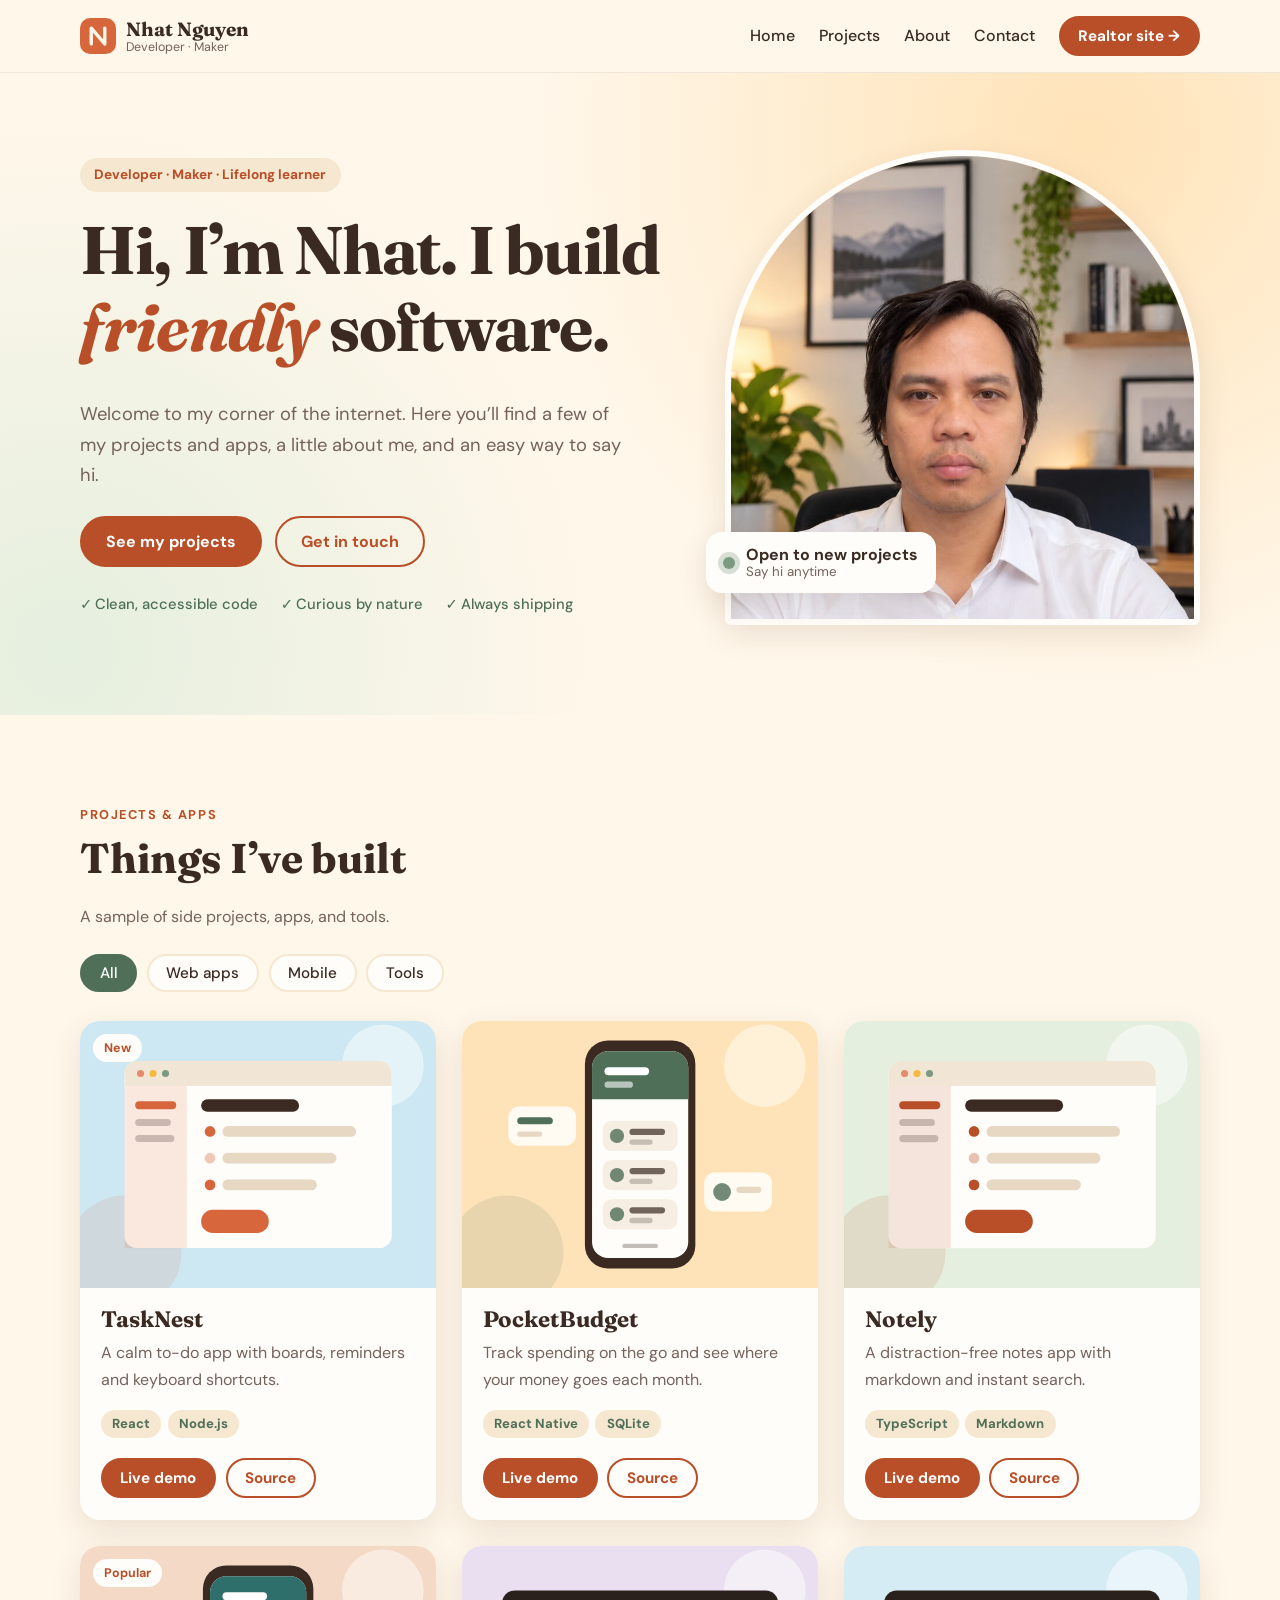
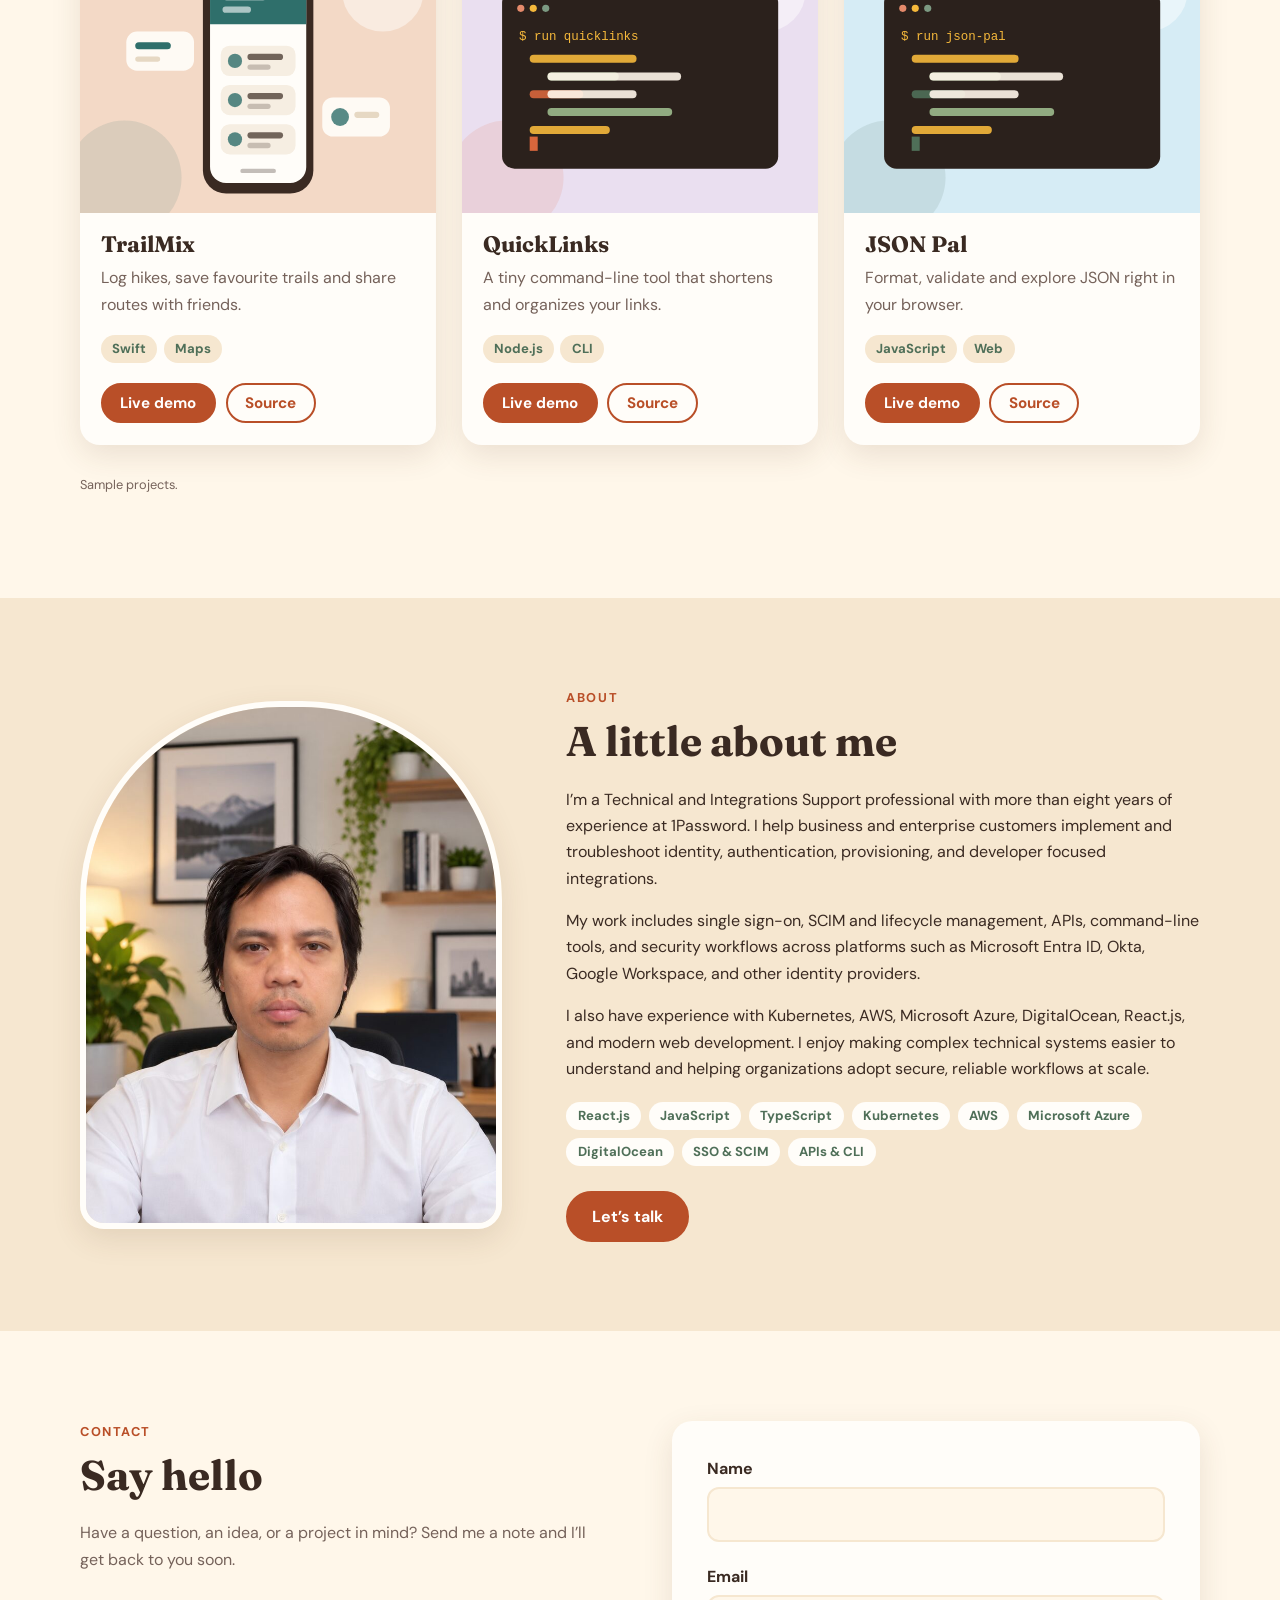
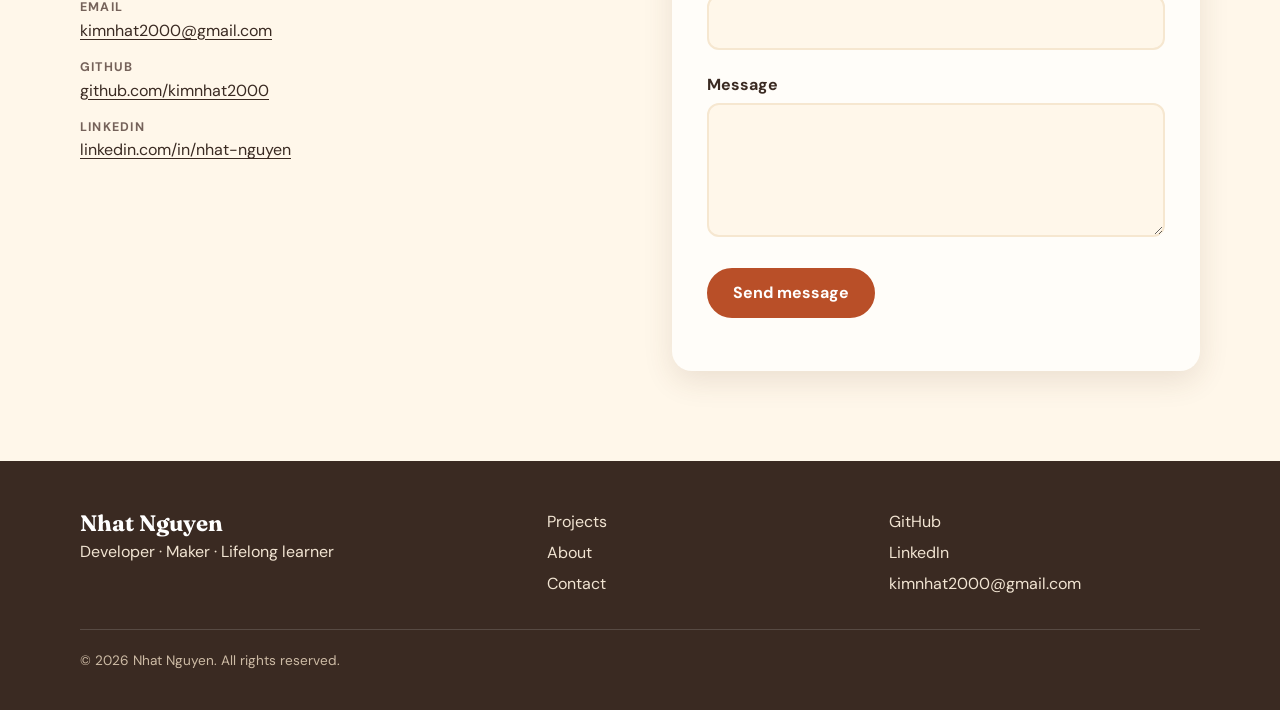
<file: index.html>
<!DOCTYPE html>
<html lang="en">
<head>
  <meta charset="utf-8">
  <meta name="viewport" content="width=device-width, initial-scale=1">
  <title>Nhat Nguyen | About me &amp; projects</title>
  <meta name="description" content="Hi, I'm Nhat Nguyen. A technical integrations support professional with experience in cloud platforms, identity, security, and web development.">
  <link rel="preconnect" href="https://fonts.googleapis.com">
  <link rel="preconnect" href="https://fonts.gstatic.com" crossorigin>
  <link href="https://fonts.googleapis.com/css2?family=DM+Sans:wght@400;500;700&family=Fraunces:opsz,wght@9..144,500;9..144,700&display=swap" rel="stylesheet">
  <link rel="stylesheet" href="styles.css">
  <script>document.documentElement.classList.add('js');</script>
  <script src="main.js" defer></script>
</head>
<body>
  <a class="skip-link" href="#main">Skip to content</a>

  <!-- HEADER -->
  <header class="site-header">
    <div class="container header-inner">
      <a class="brand" href="#home" aria-label="Nhat Nguyen - home">
        <svg class="brand-mark" viewBox="0 0 32 32" aria-hidden="true">
          <rect width="32" height="32" rx="9" fill="#D8663C"/>
          <path d="M10 23V9l12 14V9" fill="none" stroke="#FFF7EA" stroke-width="3" stroke-linecap="round" stroke-linejoin="round"/>
        </svg>
        <span class="brand-text">
          <strong>Nhat Nguyen</strong>
          <small>Developer &middot; Maker</small>
        </span>
      </a>

      <button class="nav-toggle" aria-expanded="false" aria-controls="primary-nav">
        <span class="sr-only">Menu</span>
        <span class="bars" aria-hidden="true"></span>
      </button>

      <nav id="primary-nav" class="primary-nav" aria-label="Primary">
        <ul>
          <li><a href="#home">Home</a></li>
          <li><a href="#projects">Projects</a></li>
          <li><a href="#about">About</a></li>
          <li><a href="#contact">Contact</a></li>
        </ul>
        <a class="btn btn-small" href="realtor/index.html">Realtor site &rarr;</a>
      </nav>
    </div>
  </header>

  <main id="main">
    <!-- HERO -->
    <section id="home" class="hero">
      <div class="container hero-grid">
        <div class="hero-copy">
          <p class="pill">Developer &middot; Maker &middot; Lifelong learner</p>
          <h1>Hi, I&rsquo;m Nhat. I build <em>friendly</em> software.</h1>
          <p class="lead">Welcome to my corner of the internet. Here you&rsquo;ll find a few of my projects and apps, a little about me, and an easy way to say hi.</p>
          <div class="cta-row">
            <a class="btn" href="#projects">See my projects</a>
            <a class="btn btn-ghost" href="#contact">Get in touch</a>
          </div>
          <ul class="hero-points">
            <li>Clean, accessible code</li>
            <li>Curious by nature</li>
            <li>Always shipping</li>
          </ul>
        </div>

        <div class="hero-art">
          <div id="hero-image" class="hero-image">
            <img src="images/nhat.jpg" width="800" height="1067" alt="Photo of Nhat Nguyen in a bright home office">
          </div>
          <div class="float-card" aria-hidden="true">
            <span class="dot"></span>
            <div>
              <strong>Open to new projects</strong>
              <small>Say hi anytime</small>
            </div>
          </div>
        </div>
      </div>
    </section>

    <!-- PROJECTS -->
    <section id="projects" class="section">
      <div class="container">
        <div class="section-head">
          <p class="eyebrow">Projects &amp; apps</p>
          <h2>Things I&rsquo;ve built</h2>
          <p class="muted">A sample of side projects, apps, and tools.</p>
        </div>

        <div class="filters" role="group" aria-label="Filter projects by type">
          <button class="chip is-active" data-filter="all" aria-pressed="true">All</button>
          <button class="chip" data-filter="web" aria-pressed="false">Web apps</button>
          <button class="chip" data-filter="mobile" aria-pressed="false">Mobile</button>
          <button class="chip" data-filter="tools" aria-pressed="false">Tools</button>
        </div>

        <p id="result-count" class="sr-only" aria-live="polite"></p>
        <div id="project-grid" class="project-grid"></div>
        <p class="fine-print">Sample projects.</p>
      </div>
    </section>

    <!-- ABOUT -->
    <section id="about" class="section section-warm">
      <div class="container about-grid">
        <div class="about-art">
          <div class="portrait">
            <img src="images/nhat.jpg" width="800" height="1067" loading="lazy" alt="Portrait of Nhat Nguyen">
          </div>
        </div>

        <div class="about-copy">
          <p class="eyebrow">About</p>
          <h2>A little about me</h2>

          <p>I&rsquo;m a Technical and Integrations Support professional with more than eight years of experience at 1Password. I help business and enterprise customers implement and troubleshoot identity, authentication, provisioning, and developer focused integrations.</p>

          <p>My work includes single sign-on, SCIM and lifecycle management, APIs, command-line tools, and security workflows across platforms such as Microsoft Entra ID, Okta, Google Workspace, and other identity providers.</p>

          <p>I also have experience with Kubernetes, AWS, Microsoft Azure, DigitalOcean, React.js, and modern web development. I enjoy making complex technical systems easier to understand and helping organizations adopt secure, reliable workflows at scale.</p>

          <ul class="skills" aria-label="Skills and tools">
            <li>React.js</li>
            <li>JavaScript</li>
            <li>TypeScript</li>
            <li>Kubernetes</li>
            <li>AWS</li>
            <li>Microsoft Azure</li>
            <li>DigitalOcean</li>
            <li>SSO &amp; SCIM</li>
            <li>APIs &amp; CLI</li>
          </ul>

          <a class="btn" href="#contact">Let&rsquo;s talk</a>
        </div>
      </div>
    </section>

    <!-- CONTACT -->
    <section id="contact" class="section">
      <div class="container contact-grid">
        <div>
          <p class="eyebrow">Contact</p>
          <h2>Say hello</h2>
          <p class="muted">Have a question, an idea, or a project in mind? Send me a note and I&rsquo;ll get back to you soon.</p>

          <ul class="contact-list">
            <li>
              <span class="label">Email</span>
              <a href="mailto:kimnhat2000@gmail.com">kimnhat2000@gmail.com</a>
            </li>
            <li>
              <span class="label">GitHub</span>
              <a href="https://github.com/kimnhat2000" target="_blank" rel="noopener noreferrer">
                github.com/kimnhat2000<span class="sr-only"> (opens in a new tab)</span>
              </a>
            </li>
            <li>
              <span class="label">LinkedIn</span>
              <a href="www.linkedin.com/in/nhat-nguyen-b11051273" target="_blank" rel="noopener noreferrer">
                linkedin.com/in/nhat-nguyen<span class="sr-only"> (opens in a new tab)</span>
              </a>
            </li>
          </ul>
        </div>

        <form id="contact-form" class="card form" novalidate>
          <div class="field">
            <label for="name">Name</label>
            <input id="name" name="name" type="text" autocomplete="name" required>
            <p class="error" data-error-for="name"></p>
          </div>

          <div class="field">
            <label for="email">Email</label>
            <input id="email" name="email" type="email" autocomplete="email" required>
            <p class="error" data-error-for="email"></p>
          </div>

          <div class="field">
            <label for="message">Message</label>
            <textarea id="message" name="message" rows="4" required></textarea>
            <p class="error" data-error-for="message"></p>
          </div>

          <button class="btn" type="submit">Send message</button>
          <p id="form-status" class="form-status" role="status"></p>
        </form>
      </div>
    </section>
  </main>

  <!-- FOOTER -->
  <footer class="site-footer">
    <div class="container footer-inner">
      <div>
        <strong class="footer-name">Nhat Nguyen</strong>
        <p>Developer &middot; Maker &middot; Lifelong learner</p>
      </div>

      <nav aria-label="Footer">
        <ul>
          <li><a href="#projects">Projects</a></li>
          <li><a href="#about">About</a></li>
          <li><a href="#contact">Contact</a></li>
        </ul>
      </nav>

      <ul>
        <li>
          <a href="https://github.com/kimnhat2000" target="_blank" rel="noopener noreferrer">
            GitHub<span class="sr-only"> (opens in a new tab)</span>
          </a>
        </li>
        <li>
          <a href="www.linkedin.com/in/nhat-nguyen-b11051273" target="_blank" rel="noopener noreferrer">
            LinkedIn<span class="sr-only"> (opens in a new tab)</span>
          </a>
        </li>
        <li><a href="mailto:kimnhat2000@gmail.com">kimnhat2000@gmail.com</a></li>
      </ul>
    </div>

    <p class="container copyright">&copy; <span id="year">2026</span> Nhat Nguyen. All rights reserved.</p>
  </footer>
</body>
</html>
</file>
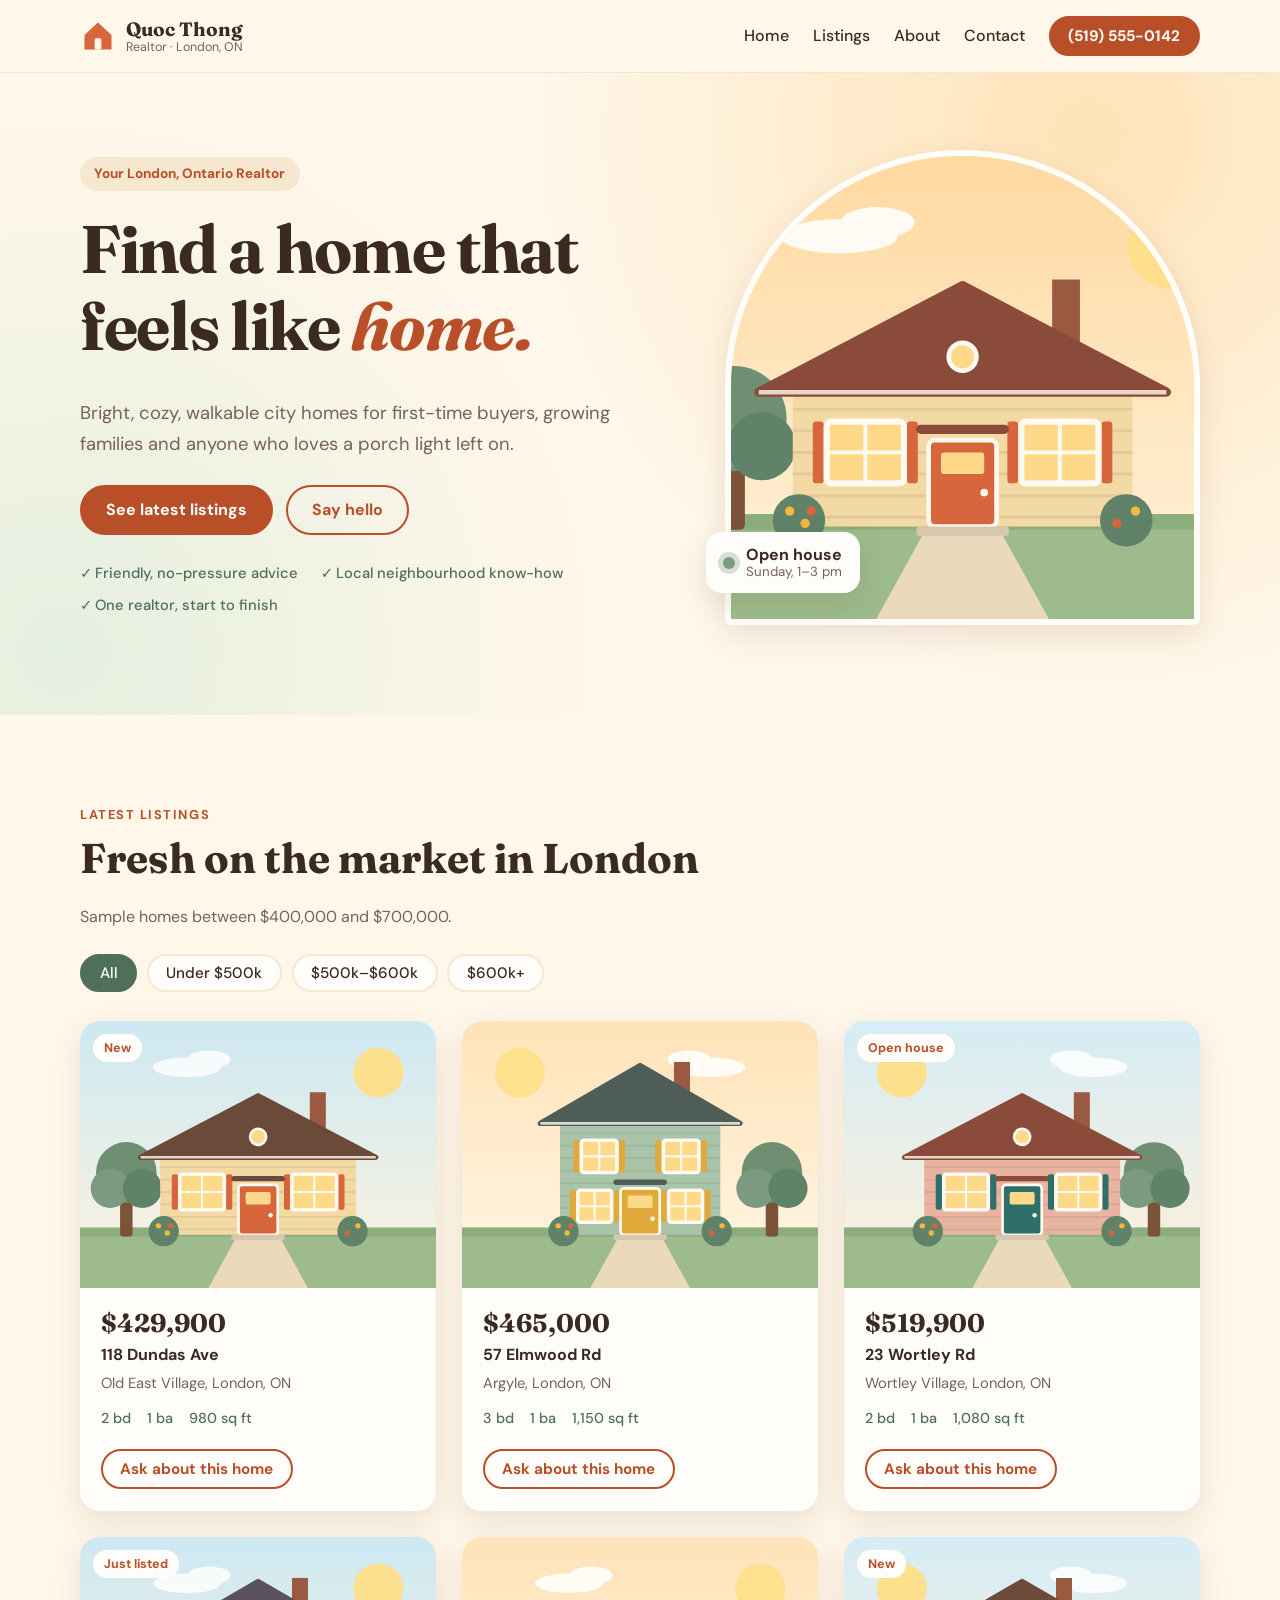
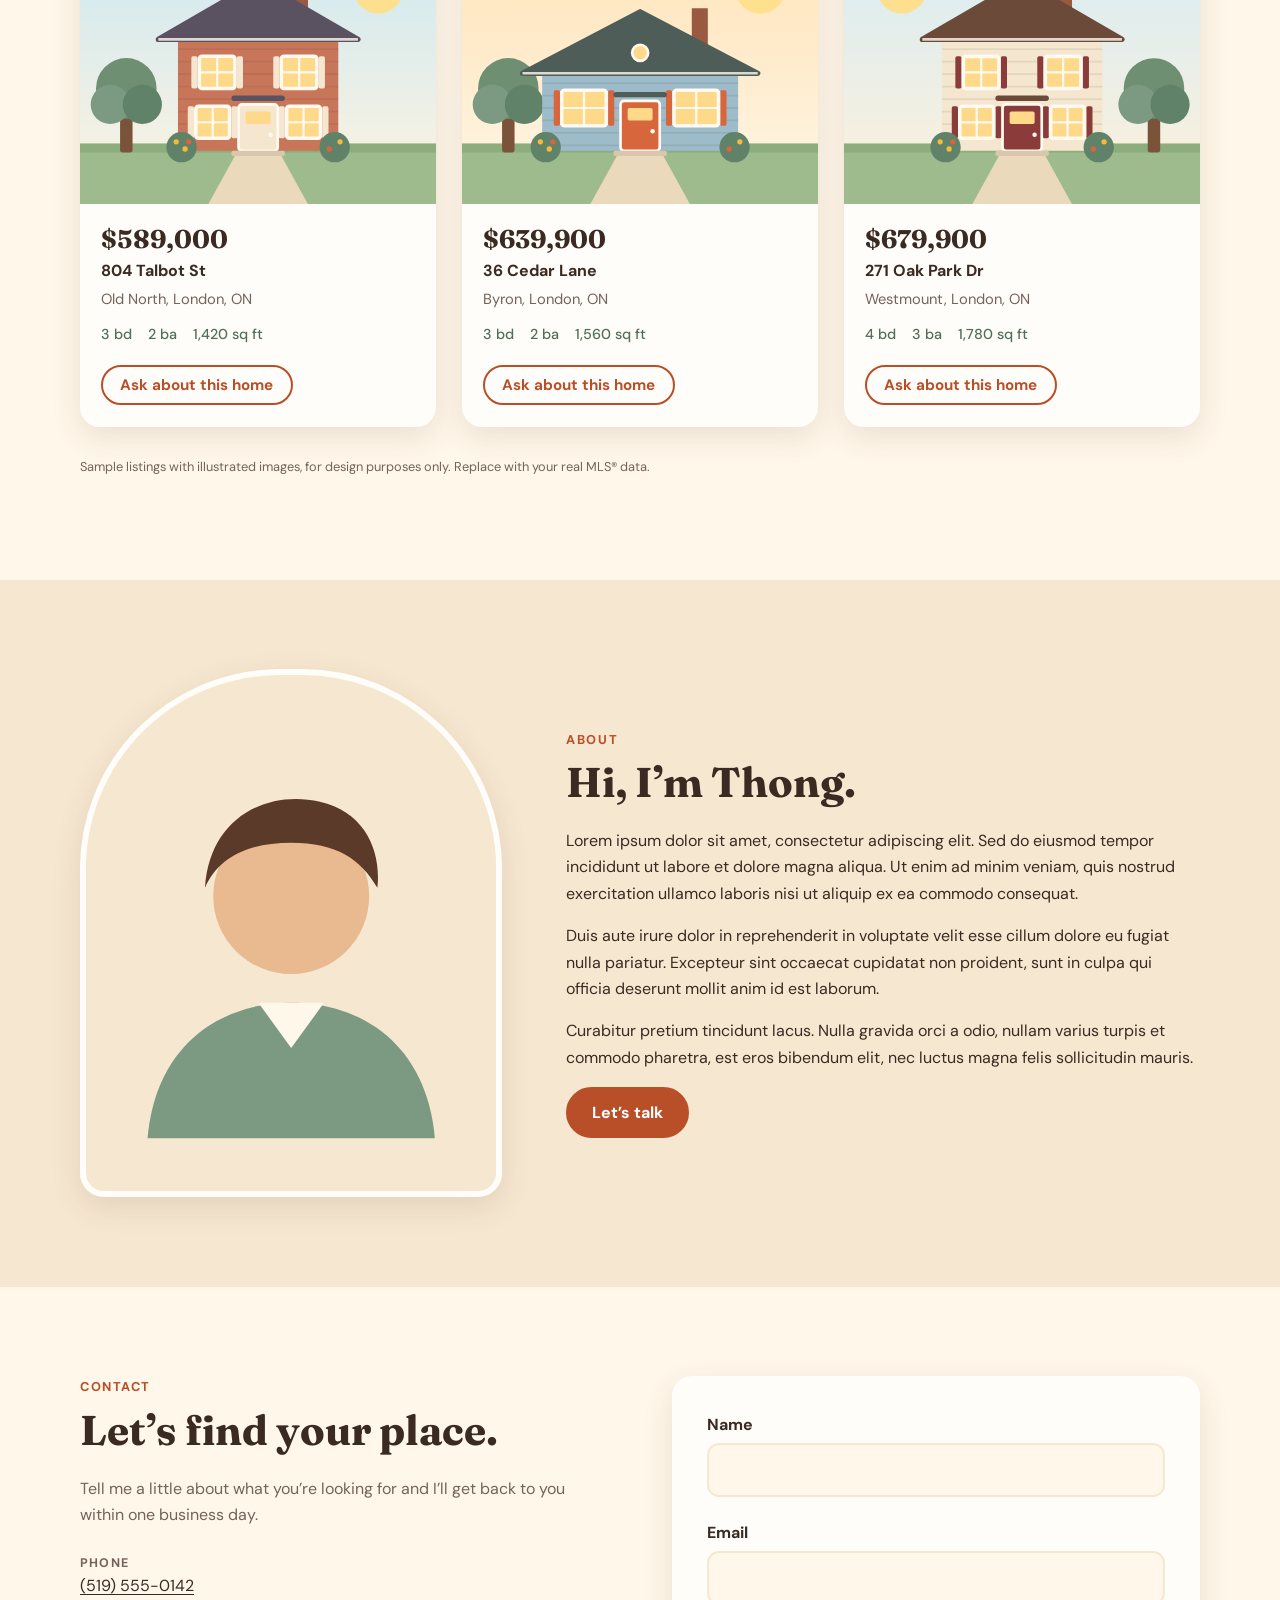
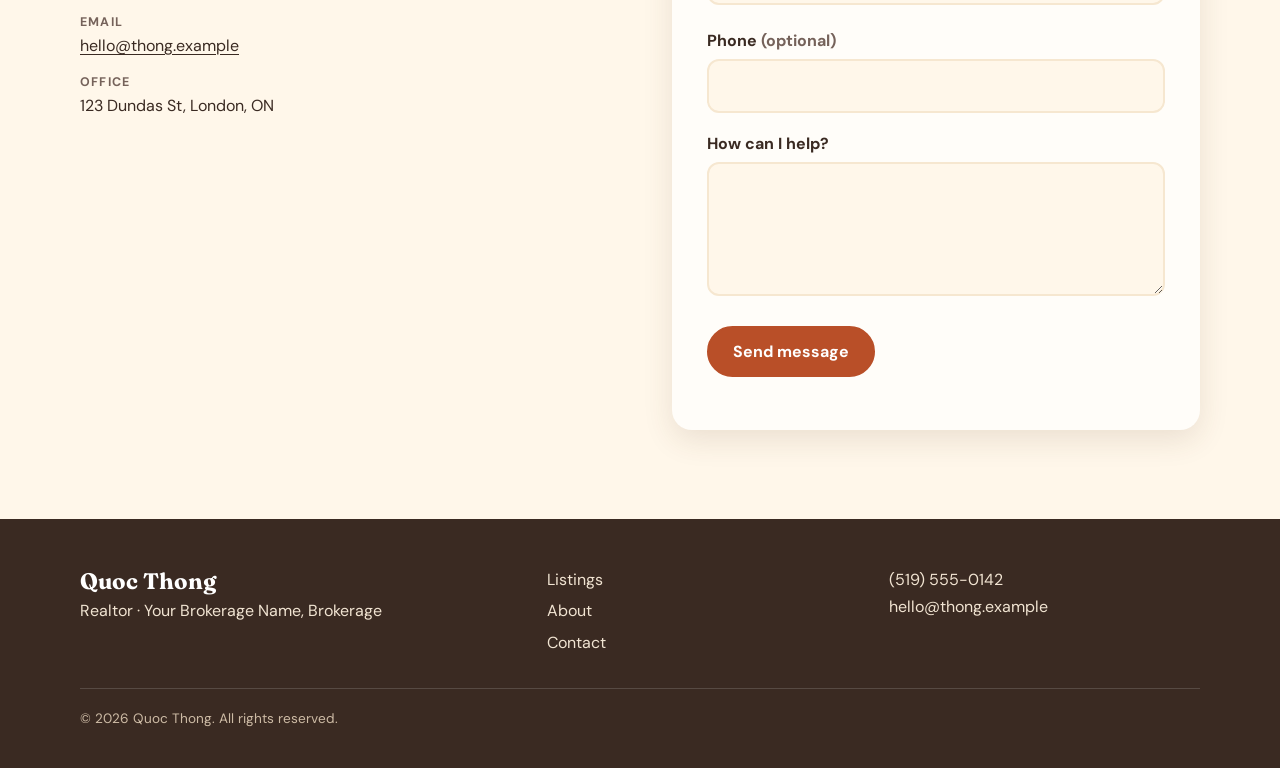
<file: realtor/index.html>
<!DOCTYPE html>
<html lang="en">
<head>
  <meta charset="utf-8">
  <meta name="viewport" content="width=device-width, initial-scale=1">
  <title>Quoc Thong | Realtor in London, Ontario</title>
  <meta name="description" content="Quoc Thong helps buyers and sellers find warm, welcoming urban homes in London, Ontario.">
  <link rel="preconnect" href="https://fonts.googleapis.com">
  <link rel="preconnect" href="https://fonts.gstatic.com" crossorigin>
  <link href="https://fonts.googleapis.com/css2?family=DM+Sans:wght@400;500;700&family=Fraunces:opsz,wght@9..144,500;9..144,700&display=swap" rel="stylesheet">
  <link rel="stylesheet" href="styles.css">
  <script>document.documentElement.classList.add('js');</script>
  <script src="main.js" defer></script>
</head>
<body>
  <a class="skip-link" href="#main">Skip to content</a>

  <!-- HEADER -->
  <header class="site-header">
    <div class="container header-inner">
      <a class="brand" href="#home" aria-label="Quoc Thong, Realtor - home">
        <svg class="brand-mark" viewBox="0 0 32 32" aria-hidden="true"><path d="M4 15 16 4l12 11v13H4z" fill="#D8663C"/><rect x="13" y="18" width="6" height="10" rx="1.5" fill="#FFF7EA"/></svg>
        <span class="brand-text"><strong>Quoc Thong</strong><small>Realtor &middot; London, ON</small></span>
      </a>

      <button class="nav-toggle" aria-expanded="false" aria-controls="primary-nav">
        <span class="sr-only">Menu</span>
        <span class="bars" aria-hidden="true"></span>
      </button>

      <nav id="primary-nav" class="primary-nav" aria-label="Primary">
        <ul>
          <li><a href="#home">Home</a></li>
          <li><a href="#listings">Listings</a></li>
          <li><a href="#about">About</a></li>
          <li><a href="#contact">Contact</a></li>
        </ul>
        <a class="btn btn-small" href="tel:+15195550142">(519) 555-0142</a>
      </nav>
    </div>
  </header>

  <main id="main">
    <!-- HERO -->
    <section id="home" class="hero">
      <div class="container hero-grid">
        <div class="hero-copy">
          <p class="pill">Your London, Ontario Realtor</p>
          <h1>Find a home that feels like <em>home.</em></h1>
          <p class="lead">Bright, cozy, walkable city homes for first-time buyers, growing families and anyone who loves a porch light left on.</p>
          <div class="cta-row">
            <a class="btn" href="#listings">See latest listings</a>
            <a class="btn btn-ghost" href="#contact">Say hello</a>
          </div>
          <ul class="hero-points">
            <li>Friendly, no-pressure advice</li>
            <li>Local neighbourhood know-how</li>
            <li>One realtor, start to finish</li>
          </ul>
        </div>
        <div class="hero-art">
          <div id="hero-image" class="hero-image"></div>
          <div class="float-card" aria-hidden="true">
            <span class="dot"></span>
            <div><strong>Open house</strong><small>Sunday, 1&ndash;3 pm</small></div>
          </div>
        </div>
      </div>
    </section>

    <!-- LISTINGS -->
    <section id="listings" class="section">
      <div class="container">
        <div class="section-head">
          <p class="eyebrow">Latest listings</p>
          <h2>Fresh on the market in London</h2>
          <p class="muted">Sample homes between $400,000 and $700,000.</p>
        </div>

        <div class="filters" role="group" aria-label="Filter listings by price">
          <button class="chip is-active" data-filter="all" aria-pressed="true">All</button>
          <button class="chip" data-filter="under500" aria-pressed="false">Under $500k</button>
          <button class="chip" data-filter="500to600" aria-pressed="false">$500k&ndash;$600k</button>
          <button class="chip" data-filter="over600" aria-pressed="false">$600k+</button>
        </div>
        <p id="result-count" class="sr-only" aria-live="polite"></p>

        <div id="listing-grid" class="listing-grid"></div>
        <p class="fine-print">Sample listings with illustrated images, for design purposes only. Replace with your real MLS&reg; data.</p>
      </div>
    </section>

    <!-- ABOUT -->
    <section id="about" class="section section-warm">
      <div class="container about-grid">
        <div class="about-art">
          <div class="portrait" role="img" aria-label="Portrait placeholder for Quoc Thong">
            <svg viewBox="0 0 200 200" aria-hidden="true">
              <rect width="200" height="200" fill="#F6E7D0"/>
              <circle cx="100" cy="82" r="38" fill="#E9B98F"/>
              <path d="M58 78c2-34 30-48 56-42 22 5 30 24 28 42-8-14-20-22-42-22s-36 8-42 22z" fill="#5B3A29"/>
              <path d="M30 200c4-46 36-66 70-66s66 20 70 66z" fill="#7C9A82"/>
              <path d="M84 134l16 22 16-22z" fill="#FFF7EA"/>
            </svg>
          </div>
        </div>
        <div class="about-copy">
          <p class="eyebrow">About</p>
          <h2>Hi, I&rsquo;m Thong.</h2>
          <p>Lorem ipsum dolor sit amet, consectetur adipiscing elit. Sed do eiusmod tempor incididunt ut labore et dolore magna aliqua. Ut enim ad minim veniam, quis nostrud exercitation ullamco laboris nisi ut aliquip ex ea commodo consequat.</p>
          <p>Duis aute irure dolor in reprehenderit in voluptate velit esse cillum dolore eu fugiat nulla pariatur. Excepteur sint occaecat cupidatat non proident, sunt in culpa qui officia deserunt mollit anim id est laborum.</p>
          <p>Curabitur pretium tincidunt lacus. Nulla gravida orci a odio, nullam varius turpis et commodo pharetra, est eros bibendum elit, nec luctus magna felis sollicitudin mauris.</p>
          <a class="btn" href="#contact">Let&rsquo;s talk</a>
        </div>
      </div>
    </section>

    <!-- CONTACT -->
    <section id="contact" class="section">
      <div class="container contact-grid">
        <div>
          <p class="eyebrow">Contact</p>
          <h2>Let&rsquo;s find your place.</h2>
          <p class="muted">Tell me a little about what you&rsquo;re looking for and I&rsquo;ll get back to you within one business day.</p>
          <ul class="contact-list">
            <li><span class="label">Phone</span><a href="tel:+15195550142">(519) 555-0142</a></li>
            <li><span class="label">Email</span><a href="mailto:hello@thong.example">hello@thong.example</a></li>
            <li><span class="label">Office</span><span>123 Dundas St, London, ON</span></li>
          </ul>
        </div>

        <form id="contact-form" class="card form" novalidate>
          <div class="field">
            <label for="name">Name</label>
            <input id="name" name="name" type="text" autocomplete="name" required>
            <p class="error" data-error-for="name"></p>
          </div>
          <div class="field">
            <label for="email">Email</label>
            <input id="email" name="email" type="email" autocomplete="email" required>
            <p class="error" data-error-for="email"></p>
          </div>
          <div class="field">
            <label for="phone">Phone <span class="muted">(optional)</span></label>
            <input id="phone" name="phone" type="tel" autocomplete="tel">
          </div>
          <div class="field">
            <label for="message">How can I help?</label>
            <textarea id="message" name="message" rows="4" required></textarea>
            <p class="error" data-error-for="message"></p>
          </div>
          <button class="btn" type="submit">Send message</button>
          <p id="form-status" class="form-status" role="status"></p>
        </form>
      </div>
    </section>
  </main>

  <!-- FOOTER -->
  <footer class="site-footer">
    <div class="container footer-inner">
      <div>
        <strong class="footer-name">Quoc Thong</strong>
        <p>Realtor &middot; Your Brokerage Name, Brokerage</p>
      </div>
      <nav aria-label="Footer">
        <ul>
          <li><a href="#listings">Listings</a></li>
          <li><a href="#about">About</a></li>
          <li><a href="#contact">Contact</a></li>
        </ul>
      </nav>
      <p><a href="tel:+15195550142">(519) 555-0142</a><br><a href="mailto:hello@thong.example">hello@thong.example</a></p>
    </div>
    <p class="container copyright">&copy; <span id="year">2026</span> Quoc Thong. All rights reserved.</p>
  </footer>
</body>
</html>
</file>
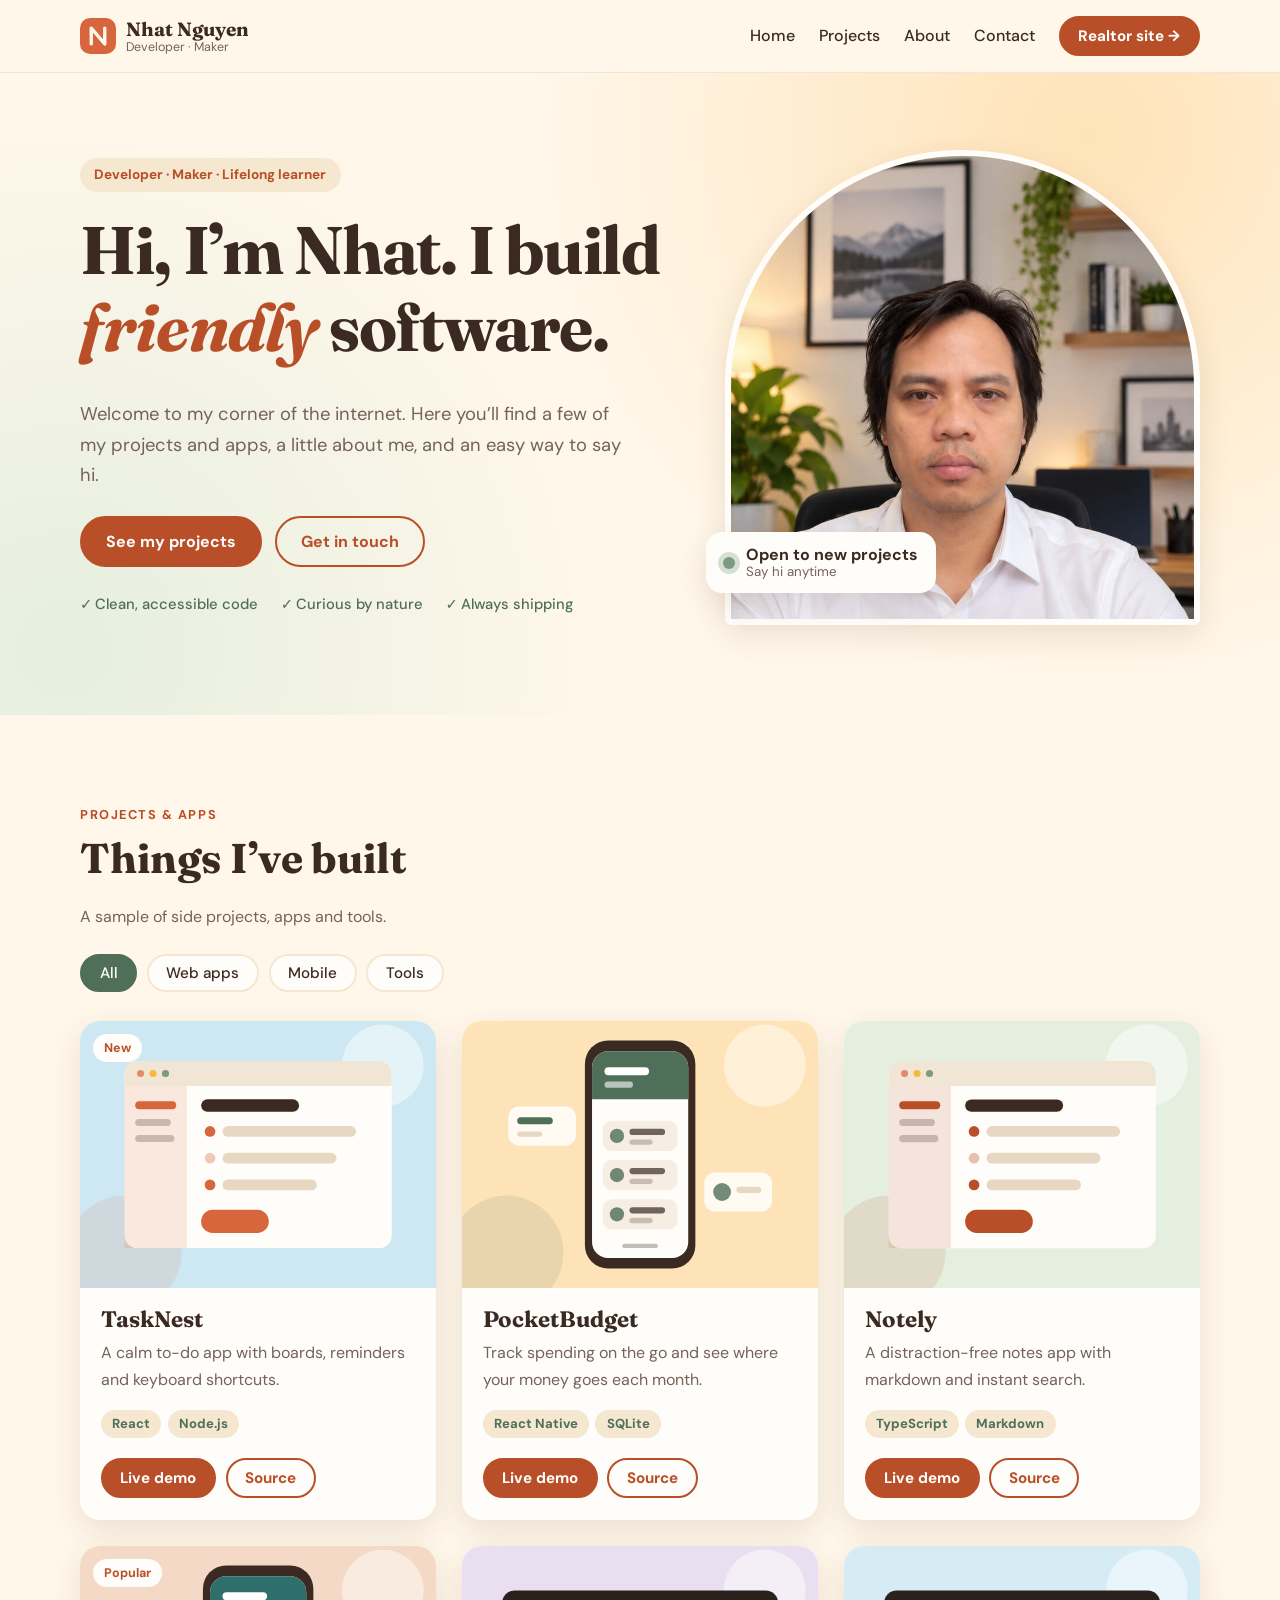
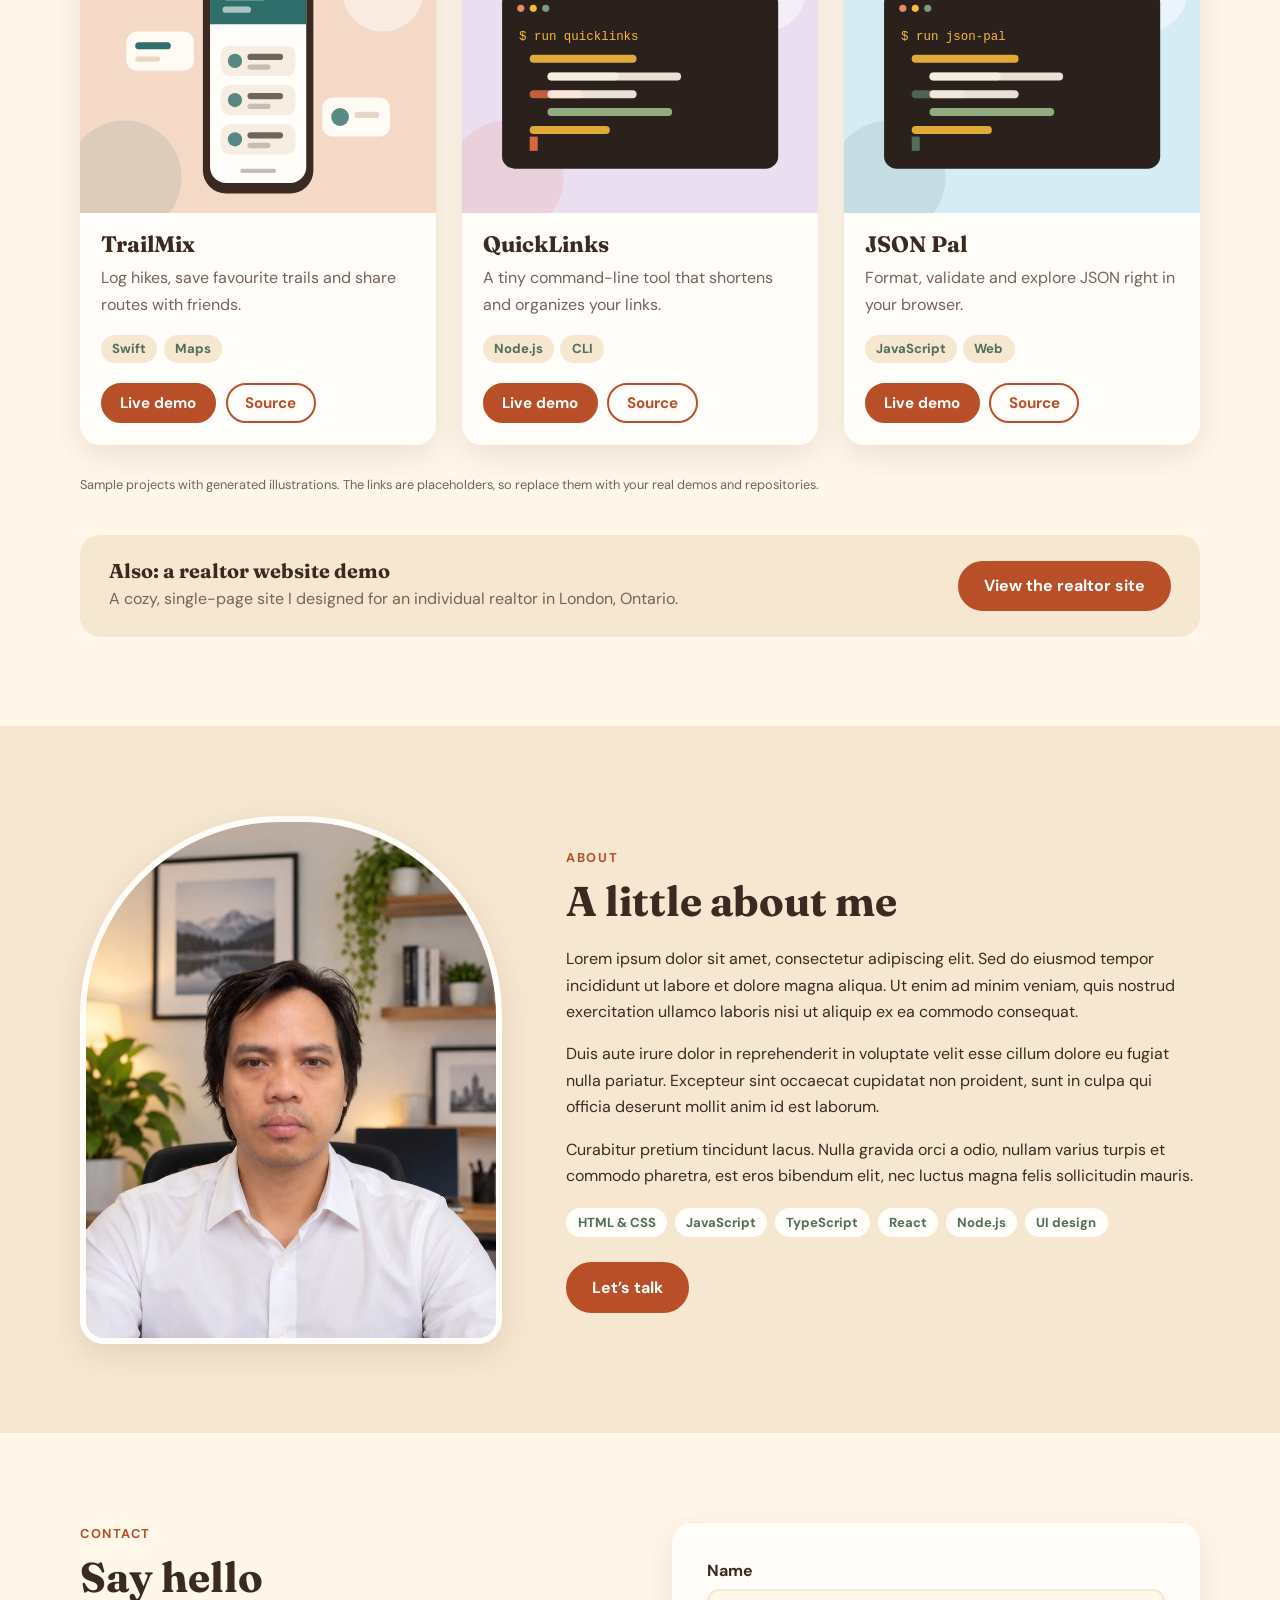
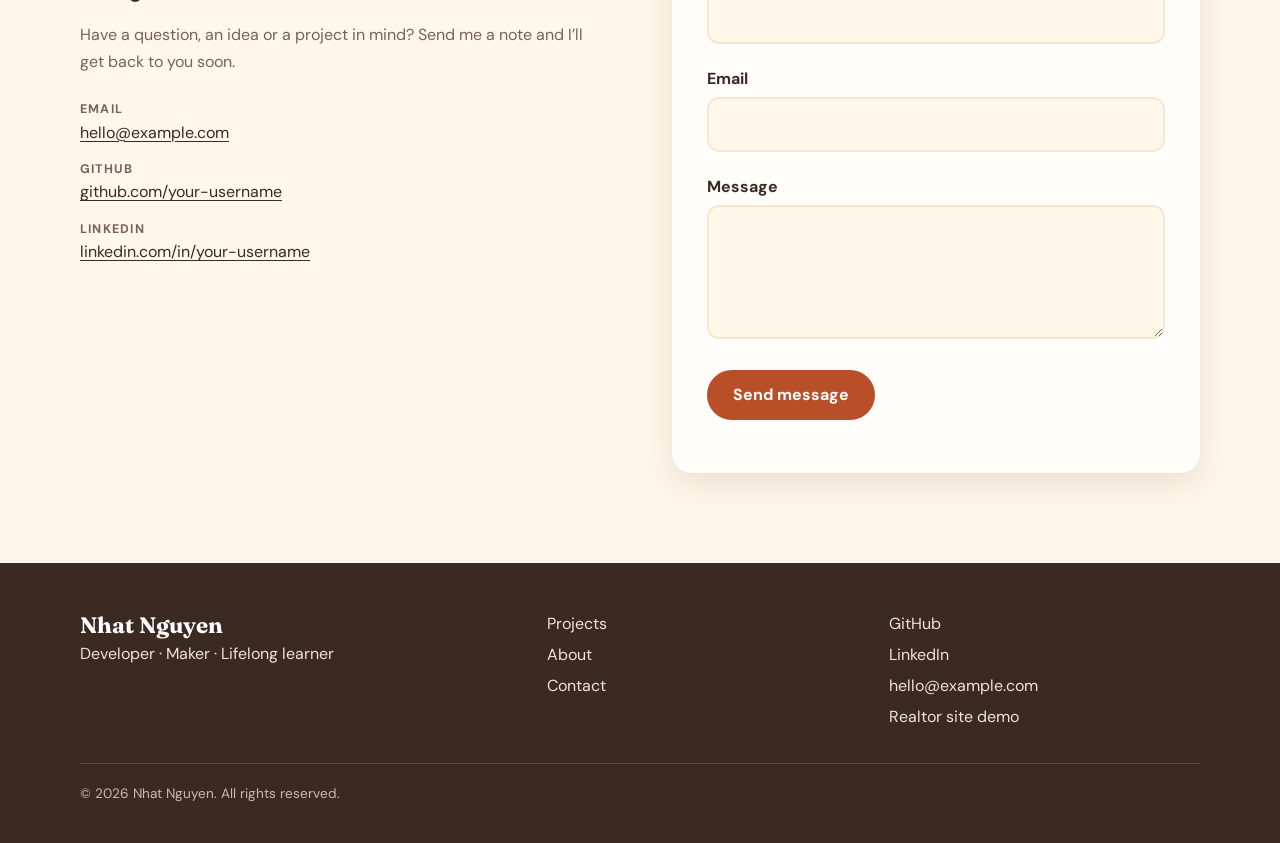
<file: preview.html>
<!DOCTYPE html>
<html lang="en">
<head>
  <meta charset="utf-8">
  <meta name="viewport" content="width=device-width, initial-scale=1">
  <title>Nhat Nguyen | About me &amp; projects</title>
  <meta name="description" content="Hi, I'm Nhat Nguyen. A personal site with a short bio, my projects and apps, and ways to get in touch.">
  <link rel="preconnect" href="https://fonts.googleapis.com">
  <link rel="preconnect" href="https://fonts.gstatic.com" crossorigin>
  <link href="https://fonts.googleapis.com/css2?family=DM+Sans:wght@400;500;700&family=Fraunces:opsz,wght@9..144,500;9..144,700&display=swap" rel="stylesheet">
  <style>
:root {
  --cream: #fff7ea;
  --sand: #f6e7d0;
  --ink: #3a2a22;
  --muted: #75625a;
  --terra: #d8663c;
  --terra-dark: #b94f28;
  --sage: #7c9a82;
  --sage-dark: #4f6f58;
  --sun: #f6b93b;
  --white: #fffdf9;
  --radius: 20px;
  --shadow: 0 10px 30px rgba(90, 55, 30, 0.12);
  --font-body: "DM Sans", system-ui, -apple-system, "Segoe UI", sans-serif;
  --font-display: "Fraunces", Georgia, serif;
}

*, *::before, *::after { box-sizing: border-box; }
html { scroll-behavior: smooth; scroll-padding-top: 84px; }
body {
  margin: 0;
  font-family: var(--font-body);
  color: var(--ink);
  background: var(--cream);
  line-height: 1.65;
  -webkit-font-smoothing: antialiased;
}
img, svg { display: block; max-width: 100%; }
a { color: inherit; }
h1, h2, h3 { font-family: var(--font-display); line-height: 1.15; margin: 0 0 .5em; }
h1 { font-size: clamp(2.4rem, 5.5vw, 4.2rem); letter-spacing: -0.02em; }
h2 { font-size: clamp(1.8rem, 3.5vw, 2.6rem); }
p { margin: 0 0 1em; }
ul { list-style: none; margin: 0; padding: 0; }

.container { width: min(1120px, 100% - 2.5rem); margin-inline: auto; }
.muted { color: var(--muted); }
.sr-only { position: absolute; width: 1px; height: 1px; overflow: hidden; clip: rect(0 0 0 0); white-space: nowrap; }
.skip-link { position: absolute; left: 1rem; top: -4rem; background: var(--ink); color: #fff; padding: .6rem 1rem; border-radius: 8px; z-index: 100; }
.skip-link:focus { top: 1rem; }
:focus-visible { outline: 3px solid var(--sun); outline-offset: 3px; }

/* Buttons */
.btn {
  display: inline-block; border: 2px solid var(--terra-dark); background: var(--terra-dark); color: #fff;
  padding: .8rem 1.5rem; border-radius: 999px; font: 700 1rem var(--font-body);
  text-decoration: none; cursor: pointer; transition: transform .15s, background .15s, box-shadow .15s;
}
.btn:hover { background: var(--ink); border-color: var(--ink); transform: translateY(-2px); box-shadow: var(--shadow); }
.btn-ghost { background: transparent; color: var(--terra-dark); }
.btn-small { padding: .5rem 1.1rem; font-size: .95rem; }

/* Header */
.site-header { position: sticky; top: 0; z-index: 50; background: rgba(255, 247, 234, .92); backdrop-filter: blur(10px); border-bottom: 1px solid rgba(58, 42, 34, .08); }
.header-inner { display: flex; align-items: center; justify-content: space-between; min-height: 72px; gap: 1rem; }
.brand { display: flex; align-items: center; gap: .65rem; text-decoration: none; }
.brand-mark { width: 36px; height: 36px; }
.brand-text { display: flex; flex-direction: column; line-height: 1.15; }
.brand-text strong { font-family: var(--font-display); font-size: 1.2rem; }
.brand-text small { color: var(--muted); font-size: .78rem; }
.primary-nav { display: flex; align-items: center; gap: 1.5rem; }
.primary-nav ul { display: flex; gap: 1.5rem; }
.primary-nav ul a { text-decoration: none; font-weight: 500; padding: .35rem 0; border-bottom: 2px solid transparent; }
.primary-nav ul a:hover { border-color: var(--terra); }
.nav-toggle { display: none; background: none; border: 0; padding: .6rem; cursor: pointer; }
.bars, .bars::before, .bars::after { display: block; width: 24px; height: 2px; background: var(--ink); border-radius: 2px; position: relative; transition: transform .2s; }
.bars::before, .bars::after { content: ""; position: absolute; left: 0; }
.bars::before { top: -7px; } .bars::after { top: 7px; }
.nav-toggle[aria-expanded="true"] .bars { background: transparent; }
.nav-toggle[aria-expanded="true"] .bars::before { transform: translateY(7px) rotate(45deg); }
.nav-toggle[aria-expanded="true"] .bars::after { transform: translateY(-7px) rotate(-45deg); }

/* Hero */
.hero { position: relative; overflow: hidden; padding: clamp(2.5rem, 6vw, 5rem) 0 clamp(3rem, 7vw, 6rem); background: radial-gradient(circle at 85% 10%, #ffe3b8 0, transparent 45%), radial-gradient(circle at 5% 90%, #e5efdf 0, transparent 40%), var(--cream); }
.hero-grid { display: grid; grid-template-columns: 1.1fr .9fr; gap: clamp(2rem, 5vw, 4rem); align-items: center; }
.pill { display: inline-block; background: var(--sand); color: var(--terra-dark); font-weight: 700; font-size: .85rem; padding: .35rem .9rem; border-radius: 999px; margin-bottom: 1.2rem; }
h1 em { font-style: italic; color: var(--terra-dark); }
.lead { font-size: 1.15rem; color: var(--muted); max-width: 34rem; }
.cta-row { display: flex; flex-wrap: wrap; gap: .8rem; margin: 1.6rem 0; }
.hero-points { display: flex; flex-wrap: wrap; gap: .5rem 1.4rem; font-size: .92rem; color: var(--sage-dark); font-weight: 500; }
.hero-points li::before { content: "\2713\00a0"; font-weight: 700; }
.hero-art { position: relative; }
.hero-image { aspect-ratio: 1 / 1; border-radius: 999px 999px 28px 28px; overflow: hidden; box-shadow: var(--shadow); border: 6px solid var(--white); }
.hero-image img { width: 100%; height: 100%; object-fit: cover; object-position: 50% 28%; }
.float-card { position: absolute; left: -1.2rem; bottom: 2rem; display: flex; align-items: center; gap: .7rem; background: var(--white); padding: .8rem 1.1rem; border-radius: 16px; box-shadow: var(--shadow); }
.float-card small { display: block; color: var(--muted); line-height: 1.2; }
.float-card strong { line-height: 1.2; display: block; }
.float-card .dot { width: 12px; height: 12px; border-radius: 50%; background: var(--sage); box-shadow: 0 0 0 5px rgba(124, 154, 130, .3); }

/* Sections */
.section { padding: clamp(3rem, 7vw, 6rem) 0; }
.section-warm { background: var(--sand); }
.section-head { max-width: 40rem; margin-bottom: 1.5rem; }
.eyebrow { text-transform: uppercase; letter-spacing: .12em; font-size: .8rem; font-weight: 700; color: var(--terra-dark); margin-bottom: .6rem; }

/* Projects */
.filters { display: flex; flex-wrap: wrap; gap: .6rem; margin-bottom: 1.8rem; }
.chip { border: 2px solid var(--sand); background: var(--white); color: var(--ink); padding: .45rem 1.1rem; border-radius: 999px; font: 500 .95rem var(--font-body); cursor: pointer; transition: all .15s; }
.chip:hover { border-color: var(--sage); }
.chip.is-active { background: var(--sage-dark); border-color: var(--sage-dark); color: #fff; }
.project-grid { display: grid; grid-template-columns: repeat(auto-fill, minmax(300px, 1fr)); gap: 1.6rem; }
.card { background: var(--white); border-radius: var(--radius); box-shadow: var(--shadow); }
.project { overflow: hidden; display: flex; flex-direction: column; transition: transform .2s, box-shadow .2s; }
.project:hover { transform: translateY(-5px); box-shadow: 0 16px 36px rgba(90, 55, 30, .18); }
.project-img { position: relative; aspect-ratio: 4 / 3; }
.project-img svg { width: 100%; height: 100%; }
.badge { position: absolute; top: .8rem; left: .8rem; background: var(--white); color: var(--terra-dark); font-weight: 700; font-size: .78rem; padding: .25rem .7rem; border-radius: 999px; }
.project-body { padding: 1.2rem 1.3rem 1.4rem; display: flex; flex-direction: column; gap: .15rem; flex: 1; }
.project-title { font-size: 1.4rem; margin: 0 0 .3rem; }
.project-desc { color: var(--muted); margin: 0 0 .9rem; }
.tags { display: flex; flex-wrap: wrap; gap: .4rem; margin-bottom: 1.1rem; }
.tags li, .skills li { background: var(--sand); color: var(--sage-dark); font-size: .82rem; font-weight: 700; padding: .2rem .7rem; border-radius: 999px; }
.project-links { display: flex; flex-wrap: wrap; gap: .6rem; margin-top: auto; }
.callout { display: flex; flex-wrap: wrap; align-items: center; justify-content: space-between; gap: 1rem 2rem; margin-top: 2.5rem; padding: 1.5rem 1.8rem; background: var(--sand); border-radius: var(--radius); }
.callout h3 { font-size: 1.25rem; margin: 0 0 .25rem; }
.callout p { margin: 0; color: var(--muted); }
.skills { display: flex; flex-wrap: wrap; gap: .5rem; margin: 1.2rem 0 1.6rem; }
.skills li { background: var(--white); }
.fine-print { font-size: .8rem; color: var(--muted); margin-top: 1.8rem; }

/* About */
.about-grid { display: grid; grid-template-columns: .8fr 1.2fr; gap: clamp(2rem, 5vw, 4.5rem); align-items: center; }
.portrait { aspect-ratio: 4 / 5; border-radius: 200px 200px 24px 24px; overflow: hidden; border: 6px solid var(--white); box-shadow: var(--shadow); }
.portrait img { width: 100%; height: 100%; object-fit: cover; object-position: 50% 30%; }

/* Contact */
.contact-grid { display: grid; grid-template-columns: 1fr 1fr; gap: clamp(2rem, 5vw, 4rem); align-items: start; }
.contact-list { margin-top: 1.5rem; display: grid; gap: .8rem; }
.contact-list li { display: flex; flex-direction: column; }
.label { font-size: .78rem; text-transform: uppercase; letter-spacing: .1em; color: var(--muted); font-weight: 700; }
.contact-list a { text-underline-offset: 3px; }
.form { padding: clamp(1.4rem, 3vw, 2.2rem); display: grid; gap: 1.1rem; }
.field label { display: block; font-weight: 700; margin-bottom: .3rem; }
.field input, .field textarea { width: 100%; padding: .75rem .9rem; font: inherit; color: var(--ink); background: var(--cream); border: 2px solid var(--sand); border-radius: 12px; }
.field input:focus, .field textarea:focus { border-color: var(--sage-dark); outline: none; box-shadow: 0 0 0 3px rgba(124, 154, 130, .35); }
.field [aria-invalid="true"] { border-color: #b3261e; }
.error { color: #b3261e; font-size: .85rem; margin: .3rem 0 0; min-height: 0; }
.form .btn { justify-self: start; }
.form-status { margin: 0; color: var(--sage-dark); font-weight: 500; }

/* Footer */
.site-footer { background: var(--ink); color: #f1e4d2; padding: 3rem 0 1.5rem; }
.footer-inner { display: grid; grid-template-columns: 1.4fr 1fr 1fr; gap: 2rem; }
.footer-name { font: 700 1.4rem var(--font-display); color: #fff; }
.site-footer ul { display: grid; gap: .3rem; }
.site-footer a { text-decoration: none; }
.site-footer a:hover { text-decoration: underline; }
.copyright { margin-top: 2rem; padding-top: 1.2rem; border-top: 1px solid rgba(255, 255, 255, .15); font-size: .85rem; color: #cdbba5; }

/* Reveal on scroll (JS only) */
.js .reveal { opacity: 0; transform: translateY(18px); transition: opacity .6s ease, transform .6s ease; }
.js .reveal.is-visible { opacity: 1; transform: none; }

/* Responsive */
@media (max-width: 860px) {
  .nav-toggle { display: block; }
  .primary-nav { position: absolute; top: 100%; left: 0; right: 0; flex-direction: column; align-items: flex-start; gap: 1rem; padding: 1.2rem 1.25rem 1.6rem; background: var(--cream); border-bottom: 1px solid rgba(58, 42, 34, .1); display: none; }
  .primary-nav.is-open { display: flex; }
  .primary-nav ul { flex-direction: column; gap: .6rem; }
  .hero-grid, .about-grid, .contact-grid, .footer-inner { grid-template-columns: 1fr; }
  .hero-art { max-width: 460px; }
  .float-card { left: .5rem; }
  .portrait { max-width: 320px; }
}

@media (prefers-reduced-motion: reduce) {
  html { scroll-behavior: auto; }
  *, *::before, *::after { transition: none !important; animation: none !important; }
  .js .reveal { opacity: 1; transform: none; }
}

</style>
  <script>document.documentElement.classList.add('js');</script>
  
</head>
<body>
  <a class="skip-link" href="#main">Skip to content</a>

  <!-- HEADER -->
  <header class="site-header">
    <div class="container header-inner">
      <a class="brand" href="#home" aria-label="Nhat Nguyen - home">
        <svg class="brand-mark" viewBox="0 0 32 32" aria-hidden="true"><rect width="32" height="32" rx="9" fill="#D8663C"/><path d="M10 23V9l12 14V9" fill="none" stroke="#FFF7EA" stroke-width="3" stroke-linecap="round" stroke-linejoin="round"/></svg>
        <span class="brand-text"><strong>Nhat Nguyen</strong><small>Developer &middot; Maker</small></span>
      </a>

      <button class="nav-toggle" aria-expanded="false" aria-controls="primary-nav">
        <span class="sr-only">Menu</span>
        <span class="bars" aria-hidden="true"></span>
      </button>

      <nav id="primary-nav" class="primary-nav" aria-label="Primary">
        <ul>
          <li><a href="#home">Home</a></li>
          <li><a href="#projects">Projects</a></li>
          <li><a href="#about">About</a></li>
          <li><a href="#contact">Contact</a></li>
        </ul>
        <a class="btn btn-small" href="realtor/index.html">Realtor site &rarr;</a>
      </nav>
    </div>
  </header>

  <main id="main">
    <!-- HERO -->
    <section id="home" class="hero">
      <div class="container hero-grid">
        <div class="hero-copy">
          <p class="pill">Developer &middot; Maker &middot; Lifelong learner</p>
          <h1>Hi, I&rsquo;m Nhat. I build <em>friendly</em> software.</h1>
          <p class="lead">Welcome to my corner of the internet. Here you&rsquo;ll find a few of my projects and apps, a little about me, and an easy way to say hi.</p>
          <div class="cta-row">
            <a class="btn" href="#projects">See my projects</a>
            <a class="btn btn-ghost" href="#contact">Get in touch</a>
          </div>
          <ul class="hero-points">
            <li>Clean, accessible code</li>
            <li>Curious by nature</li>
            <li>Always shipping</li>
          </ul>
        </div>
        <div class="hero-art">
          <div id="hero-image" class="hero-image">
            <img src="images/nhat.jpg" width="800" height="1067" alt="Photo of Nhat Nguyen in a bright home office">
          </div>
          <div class="float-card" aria-hidden="true">
            <span class="dot"></span>
            <div><strong>Open to new projects</strong><small>Say hi anytime</small></div>
          </div>
        </div>
      </div>
    </section>

    <!-- PROJECTS -->
    <section id="projects" class="section">
      <div class="container">
        <div class="section-head">
          <p class="eyebrow">Projects &amp; apps</p>
          <h2>Things I&rsquo;ve built</h2>
          <p class="muted">A sample of side projects, apps and tools.</p>
        </div>

        <div class="filters" role="group" aria-label="Filter projects by type">
          <button class="chip is-active" data-filter="all" aria-pressed="true">All</button>
          <button class="chip" data-filter="web" aria-pressed="false">Web apps</button>
          <button class="chip" data-filter="mobile" aria-pressed="false">Mobile</button>
          <button class="chip" data-filter="tools" aria-pressed="false">Tools</button>
        </div>
        <p id="result-count" class="sr-only" aria-live="polite"></p>

        <div id="project-grid" class="project-grid"></div>
        <p class="fine-print">Sample projects with generated illustrations. The links are placeholders, so replace them with your real demos and repositories.</p>

        <aside class="callout" aria-labelledby="realtor-callout-title">
          <div>
            <h3 id="realtor-callout-title">Also: a realtor website demo</h3>
            <p>A cozy, single-page site I designed for an individual realtor in London, Ontario.</p>
          </div>
          <a class="btn" href="realtor/index.html">View the realtor site</a>
        </aside>
      </div>
    </section>

    <!-- ABOUT -->
    <section id="about" class="section section-warm">
      <div class="container about-grid">
        <div class="about-art">
          <div class="portrait">
            <img src="images/nhat.jpg" width="800" height="1067" loading="lazy" alt="Portrait of Nhat Nguyen">
          </div>
        </div>
        <div class="about-copy">
          <p class="eyebrow">About</p>
          <h2>A little about me</h2>
          <p>Lorem ipsum dolor sit amet, consectetur adipiscing elit. Sed do eiusmod tempor incididunt ut labore et dolore magna aliqua. Ut enim ad minim veniam, quis nostrud exercitation ullamco laboris nisi ut aliquip ex ea commodo consequat.</p>
          <p>Duis aute irure dolor in reprehenderit in voluptate velit esse cillum dolore eu fugiat nulla pariatur. Excepteur sint occaecat cupidatat non proident, sunt in culpa qui officia deserunt mollit anim id est laborum.</p>
          <p>Curabitur pretium tincidunt lacus. Nulla gravida orci a odio, nullam varius turpis et commodo pharetra, est eros bibendum elit, nec luctus magna felis sollicitudin mauris.</p>
          <ul class="skills" aria-label="Skills and tools">
            <li>HTML &amp; CSS</li><li>JavaScript</li><li>TypeScript</li><li>React</li><li>Node.js</li><li>UI design</li>
          </ul>
          <a class="btn" href="#contact">Let&rsquo;s talk</a>
        </div>
      </div>
    </section>

    <!-- CONTACT -->
    <section id="contact" class="section">
      <div class="container contact-grid">
        <div>
          <p class="eyebrow">Contact</p>
          <h2>Say hello</h2>
          <p class="muted">Have a question, an idea or a project in mind? Send me a note and I&rsquo;ll get back to you soon.</p>
          <ul class="contact-list">
            <li><span class="label">Email</span><a href="mailto:hello@example.com">hello@example.com</a></li>
            <li><span class="label">GitHub</span><a href="https://github.com/your-username" target="_blank" rel="noopener noreferrer">github.com/your-username<span class="sr-only"> (opens in a new tab)</span></a></li>
            <li><span class="label">LinkedIn</span><a href="https://www.linkedin.com/in/your-username" target="_blank" rel="noopener noreferrer">linkedin.com/in/your-username<span class="sr-only"> (opens in a new tab)</span></a></li>
          </ul>
        </div>

        <form id="contact-form" class="card form" novalidate>
          <div class="field">
            <label for="name">Name</label>
            <input id="name" name="name" type="text" autocomplete="name" required>
            <p class="error" data-error-for="name"></p>
          </div>
          <div class="field">
            <label for="email">Email</label>
            <input id="email" name="email" type="email" autocomplete="email" required>
            <p class="error" data-error-for="email"></p>
          </div>
          <div class="field">
            <label for="message">Message</label>
            <textarea id="message" name="message" rows="4" required></textarea>
            <p class="error" data-error-for="message"></p>
          </div>
          <button class="btn" type="submit">Send message</button>
          <p id="form-status" class="form-status" role="status"></p>
        </form>
      </div>
    </section>
  </main>

  <!-- FOOTER -->
  <footer class="site-footer">
    <div class="container footer-inner">
      <div>
        <strong class="footer-name">Nhat Nguyen</strong>
        <p>Developer &middot; Maker &middot; Lifelong learner</p>
      </div>
      <nav aria-label="Footer">
        <ul>
          <li><a href="#projects">Projects</a></li>
          <li><a href="#about">About</a></li>
          <li><a href="#contact">Contact</a></li>
        </ul>
      </nav>
      <ul>
        <li><a href="https://github.com/your-username" target="_blank" rel="noopener noreferrer">GitHub<span class="sr-only"> (opens in a new tab)</span></a></li>
        <li><a href="https://www.linkedin.com/in/your-username" target="_blank" rel="noopener noreferrer">LinkedIn<span class="sr-only"> (opens in a new tab)</span></a></li>
        <li><a href="mailto:hello@example.com">hello@example.com</a></li>
        <li><a href="realtor/index.html">Realtor site demo</a></li>
      </ul>
    </div>
    <p class="container copyright">&copy; <span id="year">2026</span> Nhat Nguyen. All rights reserved.</p>
  </footer>
<script>
'use strict';

/* ---------- Sample projects (all names and links are placeholders) ---------- */
const PROJECTS = [
  { id: 1, name: 'TaskNest',     category: 'web',    kind: 'web',    badge: 'New',
    desc: 'A calm to-do app with boards, reminders and keyboard shortcuts.',
    tags: ['React', 'Node.js'], bg: '#CDE8F2', accent: '#D8663C',
    demo: 'https://example.com/tasknest', code: 'https://github.com/your-username/tasknest' },
  { id: 2, name: 'PocketBudget', category: 'mobile', kind: 'mobile', badge: '',
    desc: 'Track spending on the go and see where your money goes each month.',
    tags: ['React Native', 'SQLite'], bg: '#FFE3B8', accent: '#4F6F58',
    demo: 'https://example.com/pocketbudget', code: 'https://github.com/your-username/pocketbudget' },
  { id: 3, name: 'Notely',       category: 'web',    kind: 'web',    badge: '',
    desc: 'A distraction-free notes app with markdown and instant search.',
    tags: ['TypeScript', 'Markdown'], bg: '#E5EFDF', accent: '#B94F28',
    demo: 'https://example.com/notely', code: 'https://github.com/your-username/notely' },
  { id: 4, name: 'TrailMix',     category: 'mobile', kind: 'mobile', badge: 'Popular',
    desc: 'Log hikes, save favourite trails and share routes with friends.',
    tags: ['Swift', 'Maps'], bg: '#F3D9C6', accent: '#2F6F6B',
    demo: 'https://example.com/trailmix', code: 'https://github.com/your-username/trailmix' },
  { id: 5, name: 'QuickLinks',   category: 'tools',  kind: 'tools',  badge: '',
    desc: 'A tiny command-line tool that shortens and organizes your links.',
    tags: ['Node.js', 'CLI'], bg: '#EADFF0', accent: '#D8663C',
    demo: 'https://example.com/quicklinks', code: 'https://github.com/your-username/quicklinks' },
  { id: 6, name: 'JSON Pal',     category: 'tools',  kind: 'tools',  badge: '',
    desc: 'Format, validate and explore JSON right in your browser.',
    tags: ['JavaScript', 'Web'], bg: '#D6ECF5', accent: '#4F6F58',
    demo: 'https://example.com/json-pal', code: 'https://github.com/your-username/json-pal' }
];

/* ---------- Generated app illustrations (inline SVG) ---------- */
function appSVG(o) {
  const ink = '#3A2A22', paper = '#FFFDF9', line = '#E6D8C3';
  let art;

  if (o.kind === 'web') {
    const rows = [118, 148, 178].map((y, i) =>
      `<circle cx="146" cy="${y + 6}" r="6" fill="${o.accent}" ${i === 1 ? 'opacity=".35"' : ''}/>` +
      `<rect x="160" y="${y}" width="${150 - i * 22}" height="12" rx="6" fill="${line}"/>`).join('');
    art = `<rect x="50" y="45" width="300" height="210" rx="14" fill="${paper}"/>
      <path d="M50 59a14 14 0 0 1 14-14h272a14 14 0 0 1 14 14v14H50z" fill="#F1E6D6"/>
      <circle cx="68" cy="59" r="4" fill="#E58A6B"/><circle cx="82" cy="59" r="4" fill="#F6B93B"/><circle cx="96" cy="59" r="4" fill="#7C9A82"/>
      <rect x="50" y="73" width="70" height="182" fill="${o.accent}" fill-opacity=".14"/>
      <rect x="62" y="90" width="46" height="9" rx="4.5" fill="${o.accent}"/>
      <rect x="62" y="110" width="40" height="8" rx="4" fill="${ink}" fill-opacity=".25"/>
      <rect x="62" y="128" width="44" height="8" rx="4" fill="${ink}" fill-opacity=".25"/>
      <rect x="136" y="88" width="110" height="14" rx="7" fill="${ink}"/>
      ${rows}
      <rect x="136" y="212" width="76" height="26" rx="13" fill="${o.accent}"/>`;
  } else if (o.kind === 'mobile') {
    const items = [112, 156, 200].map(y =>
      `<rect x="158" y="${y}" width="84" height="34" rx="10" fill="#F6EEE2"/>
       <circle cx="174" cy="${y + 17}" r="8" fill="${o.accent}" fill-opacity=".8"/>
       <rect x="188" y="${y + 9}" width="40" height="7" rx="3.5" fill="${ink}" fill-opacity=".7"/>
       <rect x="188" y="${y + 21}" width="26" height="6" rx="3" fill="${ink}" fill-opacity=".25"/>`).join('');
    art = `<rect x="52" y="96" width="76" height="44" rx="12" fill="${paper}" fill-opacity=".92"/>
      <rect x="62" y="108" width="40" height="8" rx="4" fill="${o.accent}"/><rect x="62" y="124" width="28" height="6" rx="3" fill="${line}"/>
      <rect x="272" y="170" width="76" height="44" rx="12" fill="${paper}" fill-opacity=".92"/>
      <circle cx="292" cy="192" r="10" fill="${o.accent}" fill-opacity=".8"/><rect x="308" y="186" width="28" height="7" rx="3.5" fill="${line}"/>
      <rect x="138" y="22" width="124" height="256" rx="26" fill="${ink}"/>
      <rect x="146" y="34" width="108" height="232" rx="18" fill="${paper}"/>
      <path d="M146 52a18 18 0 0 1 18-18h72a18 18 0 0 1 18 18v36H146z" fill="${o.accent}"/>
      <rect x="160" y="52" width="50" height="9" rx="4.5" fill="#fff"/><rect x="160" y="68" width="32" height="7" rx="3.5" fill="#fff" fill-opacity=".6"/>
      ${items}
      <rect x="180" y="250" width="40" height="5" rx="2.5" fill="${ink}" fill-opacity=".3"/>`;
  } else {
    const code = [
      [70, 120, '#F6B93B'], [90, 80, '#9DBB8C'], [90, 150, '#FFF7EA'],
      [110, 60, o.accent], [110, 100, '#FFF7EA'], [130, 140, '#9DBB8C'], [150, 90, '#F6B93B']
    ].map(([y, w, c], i) => `<rect x="${i % 3 === 0 ? 76 : 96}" y="${y + 52}" width="${w}" height="9" rx="4.5" fill="${c}" fill-opacity=".9"/>`).join('');
    art = `<rect x="45" y="50" width="310" height="200" rx="14" fill="#2B211C"/>
      <circle cx="66" cy="70" r="4" fill="#E58A6B"/><circle cx="80" cy="70" r="4" fill="#F6B93B"/><circle cx="94" cy="70" r="4" fill="#7C9A82"/>
      <text x="64" y="106" font-family="monospace" font-size="14" fill="#F6B93B">$ run ${o.name.toLowerCase().replace(/\s+/g, '-')}</text>
      ${code}
      <rect x="76" y="214" width="9" height="16" fill="${o.accent}"/>`;
  }

  return `<svg viewBox="0 0 400 300" preserveAspectRatio="xMidYMid slice" aria-hidden="true" xmlns="http://www.w3.org/2000/svg">
  <rect width="400" height="300" fill="${o.bg}"/>
  <circle cx="340" cy="50" r="46" fill="#fff" fill-opacity=".45"/>
  <circle cx="50" cy="260" r="64" fill="${o.accent}" fill-opacity=".12"/>
  ${art}
</svg>`;
}

/* ---------- Projects ---------- */
const grid = document.getElementById('project-grid');
const countEl = document.getElementById('result-count');

function projectCard(p) {
  return `<article class="card project reveal">
    <div class="project-img">${appSVG(p)}${p.badge ? `<span class="badge">${p.badge}</span>` : ''}</div>
    <div class="project-body">
      <h3 class="project-title">${p.name}</h3>
      <p class="project-desc">${p.desc}</p>
      <ul class="tags" aria-label="Technologies">${p.tags.map(t => `<li>${t}</li>`).join('')}</ul>
      <div class="project-links">
        <a class="btn btn-small" href="${p.demo}" target="_blank" rel="noopener noreferrer">Live demo<span class="sr-only"> of ${p.name} (opens in a new tab)</span></a>
        <a class="btn btn-small btn-ghost" href="${p.code}" target="_blank" rel="noopener noreferrer">Source<span class="sr-only"> code for ${p.name} (opens in a new tab)</span></a>
      </div>
    </div>
  </article>`;
}

function renderProjects(key = 'all') {
  const items = PROJECTS.filter(p => key === 'all' || p.category === key);
  grid.innerHTML = items.map(projectCard).join('');
  countEl.textContent = `${items.length} ${items.length === 1 ? 'project' : 'projects'} shown`;
  observeReveals();
}

document.querySelectorAll('.chip').forEach(chip => {
  chip.addEventListener('click', () => {
    document.querySelectorAll('.chip').forEach(c => {
      const active = c === chip;
      c.classList.toggle('is-active', active);
      c.setAttribute('aria-pressed', String(active));
    });
    renderProjects(chip.dataset.filter);
  });
});

/* ---------- Reveal on scroll ---------- */
let observer;
function observeReveals() {
  const els = document.querySelectorAll('.reveal:not(.is-visible)');
  if (!('IntersectionObserver' in window)) { els.forEach(el => el.classList.add('is-visible')); return; }
  observer = observer || new IntersectionObserver(entries => {
    entries.forEach(en => { if (en.isIntersecting) { en.target.classList.add('is-visible'); observer.unobserve(en.target); } });
  }, { threshold: 0.12 });
  els.forEach(el => observer.observe(el));
}
document.querySelectorAll('.section-head, .about-grid, .contact-grid').forEach(el => el.classList.add('reveal'));
renderProjects();

/* ---------- Mobile nav ---------- */
const toggle = document.querySelector('.nav-toggle');
const nav = document.getElementById('primary-nav');
function setNav(open) {
  nav.classList.toggle('is-open', open);
  toggle.setAttribute('aria-expanded', String(open));
}
toggle.addEventListener('click', () => setNav(toggle.getAttribute('aria-expanded') !== 'true'));
nav.addEventListener('click', e => { if (e.target.closest('a')) setNav(false); });
document.addEventListener('keydown', e => { if (e.key === 'Escape') setNav(false); });

/* ---------- Contact form (opens visitor's email app; no backend) ---------- */
const CONTACT_EMAIL = 'hello@example.com'; // TODO: replace with your real address
const form = document.getElementById('contact-form');
const status = document.getElementById('form-status');
const messages = { name: 'Please enter your name.', email: 'Please enter a valid email address.', message: 'Please write a short message.' };

form.addEventListener('submit', e => {
  e.preventDefault();
  let valid = true;
  ['name', 'email', 'message'].forEach(id => {
    const input = form.elements[id];
    const err = form.querySelector(`[data-error-for="${id}"]`);
    const ok = input.value.trim() !== '' && input.checkValidity();
    input.setAttribute('aria-invalid', String(!ok));
    if (!ok) { err.id = `err-${id}`; input.setAttribute('aria-describedby', err.id); } else input.removeAttribute('aria-describedby');
    err.textContent = ok ? '' : messages[id];
    valid = valid && ok;
  });
  if (!valid) { form.querySelector('[aria-invalid="true"]').focus(); status.textContent = ''; return; }

  const d = new FormData(form);
  const body = `${d.get('message')}\n\nFrom: ${d.get('name')} (${d.get('email')})`;
  window.location.href = `mailto:${CONTACT_EMAIL}?subject=${encodeURIComponent('Hello from ' + d.get('name'))}&body=${encodeURIComponent(body)}`;
  status.textContent = 'Thanks! Your email app should open with your message ready to send.';
});

/* ---------- Footer year ---------- */
document.getElementById('year').textContent = new Date().getFullYear();

</script>
</body>
</html>
</file>
<file: styles.css>
:root {
  --cream: #fff7ea;
  --sand: #f6e7d0;
  --ink: #3a2a22;
  --muted: #75625a;
  --terra: #d8663c;
  --terra-dark: #b94f28;
  --sage: #7c9a82;
  --sage-dark: #4f6f58;
  --sun: #f6b93b;
  --white: #fffdf9;
  --radius: 20px;
  --shadow: 0 10px 30px rgba(90, 55, 30, 0.12);
  --font-body: "DM Sans", system-ui, -apple-system, "Segoe UI", sans-serif;
  --font-display: "Fraunces", Georgia, serif;
}

*, *::before, *::after { box-sizing: border-box; }
html { scroll-behavior: smooth; scroll-padding-top: 84px; }
body {
  margin: 0;
  font-family: var(--font-body);
  color: var(--ink);
  background: var(--cream);
  line-height: 1.65;
  -webkit-font-smoothing: antialiased;
}
img, svg { display: block; max-width: 100%; }
a { color: inherit; }
h1, h2, h3 { font-family: var(--font-display); line-height: 1.15; margin: 0 0 .5em; }
h1 { font-size: clamp(2.4rem, 5.5vw, 4.2rem); letter-spacing: -0.02em; }
h2 { font-size: clamp(1.8rem, 3.5vw, 2.6rem); }
p { margin: 0 0 1em; }
ul { list-style: none; margin: 0; padding: 0; }

.container { width: min(1120px, 100% - 2.5rem); margin-inline: auto; }
.muted { color: var(--muted); }
.sr-only { position: absolute; width: 1px; height: 1px; overflow: hidden; clip: rect(0 0 0 0); white-space: nowrap; }
.skip-link { position: absolute; left: 1rem; top: -4rem; background: var(--ink); color: #fff; padding: .6rem 1rem; border-radius: 8px; z-index: 100; }
.skip-link:focus { top: 1rem; }
:focus-visible { outline: 3px solid var(--sun); outline-offset: 3px; }

/* Buttons */
.btn {
  display: inline-block; border: 2px solid var(--terra-dark); background: var(--terra-dark); color: #fff;
  padding: .8rem 1.5rem; border-radius: 999px; font: 700 1rem var(--font-body);
  text-decoration: none; cursor: pointer; transition: transform .15s, background .15s, box-shadow .15s;
}
.btn:hover { background: var(--ink); border-color: var(--ink); transform: translateY(-2px); box-shadow: var(--shadow); }
.btn-ghost { background: transparent; color: var(--terra-dark); }
.btn-small { padding: .5rem 1.1rem; font-size: .95rem; }

/* Header */
.site-header { position: sticky; top: 0; z-index: 50; background: rgba(255, 247, 234, .92); backdrop-filter: blur(10px); border-bottom: 1px solid rgba(58, 42, 34, .08); }
.header-inner { display: flex; align-items: center; justify-content: space-between; min-height: 72px; gap: 1rem; }
.brand { display: flex; align-items: center; gap: .65rem; text-decoration: none; }
.brand-mark { width: 36px; height: 36px; }
.brand-text { display: flex; flex-direction: column; line-height: 1.15; }
.brand-text strong { font-family: var(--font-display); font-size: 1.2rem; }
.brand-text small { color: var(--muted); font-size: .78rem; }
.primary-nav { display: flex; align-items: center; gap: 1.5rem; }
.primary-nav ul { display: flex; gap: 1.5rem; }
.primary-nav ul a { text-decoration: none; font-weight: 500; padding: .35rem 0; border-bottom: 2px solid transparent; }
.primary-nav ul a:hover { border-color: var(--terra); }
.nav-toggle { display: none; background: none; border: 0; padding: .6rem; cursor: pointer; }
.bars, .bars::before, .bars::after { display: block; width: 24px; height: 2px; background: var(--ink); border-radius: 2px; position: relative; transition: transform .2s; }
.bars::before, .bars::after { content: ""; position: absolute; left: 0; }
.bars::before { top: -7px; } .bars::after { top: 7px; }
.nav-toggle[aria-expanded="true"] .bars { background: transparent; }
.nav-toggle[aria-expanded="true"] .bars::before { transform: translateY(7px) rotate(45deg); }
.nav-toggle[aria-expanded="true"] .bars::after { transform: translateY(-7px) rotate(-45deg); }

/* Hero */
.hero { position: relative; overflow: hidden; padding: clamp(2.5rem, 6vw, 5rem) 0 clamp(3rem, 7vw, 6rem); background: radial-gradient(circle at 85% 10%, #ffe3b8 0, transparent 45%), radial-gradient(circle at 5% 90%, #e5efdf 0, transparent 40%), var(--cream); }
.hero-grid { display: grid; grid-template-columns: 1.1fr .9fr; gap: clamp(2rem, 5vw, 4rem); align-items: center; }
.pill { display: inline-block; background: var(--sand); color: var(--terra-dark); font-weight: 700; font-size: .85rem; padding: .35rem .9rem; border-radius: 999px; margin-bottom: 1.2rem; }
h1 em { font-style: italic; color: var(--terra-dark); }
.lead { font-size: 1.15rem; color: var(--muted); max-width: 34rem; }
.cta-row { display: flex; flex-wrap: wrap; gap: .8rem; margin: 1.6rem 0; }
.hero-points { display: flex; flex-wrap: wrap; gap: .5rem 1.4rem; font-size: .92rem; color: var(--sage-dark); font-weight: 500; }
.hero-points li::before { content: "\2713\00a0"; font-weight: 700; }
.hero-art { position: relative; }
.hero-image { aspect-ratio: 1 / 1; border-radius: 999px 999px 28px 28px; overflow: hidden; box-shadow: var(--shadow); border: 6px solid var(--white); }
.hero-image img { width: 100%; height: 100%; object-fit: cover; object-position: 50% 28%; }
.float-card { position: absolute; left: -1.2rem; bottom: 2rem; display: flex; align-items: center; gap: .7rem; background: var(--white); padding: .8rem 1.1rem; border-radius: 16px; box-shadow: var(--shadow); }
.float-card small { display: block; color: var(--muted); line-height: 1.2; }
.float-card strong { line-height: 1.2; display: block; }
.float-card .dot { width: 12px; height: 12px; border-radius: 50%; background: var(--sage); box-shadow: 0 0 0 5px rgba(124, 154, 130, .3); }

/* Sections */
.section { padding: clamp(3rem, 7vw, 6rem) 0; }
.section-warm { background: var(--sand); }
.section-head { max-width: 40rem; margin-bottom: 1.5rem; }
.eyebrow { text-transform: uppercase; letter-spacing: .12em; font-size: .8rem; font-weight: 700; color: var(--terra-dark); margin-bottom: .6rem; }

/* Projects */
.filters { display: flex; flex-wrap: wrap; gap: .6rem; margin-bottom: 1.8rem; }
.chip { border: 2px solid var(--sand); background: var(--white); color: var(--ink); padding: .45rem 1.1rem; border-radius: 999px; font: 500 .95rem var(--font-body); cursor: pointer; transition: all .15s; }
.chip:hover { border-color: var(--sage); }
.chip.is-active { background: var(--sage-dark); border-color: var(--sage-dark); color: #fff; }
.project-grid { display: grid; grid-template-columns: repeat(auto-fill, minmax(300px, 1fr)); gap: 1.6rem; }
.card { background: var(--white); border-radius: var(--radius); box-shadow: var(--shadow); }
.project { overflow: hidden; display: flex; flex-direction: column; transition: transform .2s, box-shadow .2s; }
.project:hover { transform: translateY(-5px); box-shadow: 0 16px 36px rgba(90, 55, 30, .18); }
.project-img { position: relative; aspect-ratio: 4 / 3; }
.project-img svg { width: 100%; height: 100%; }
.badge { position: absolute; top: .8rem; left: .8rem; background: var(--white); color: var(--terra-dark); font-weight: 700; font-size: .78rem; padding: .25rem .7rem; border-radius: 999px; }
.project-body { padding: 1.2rem 1.3rem 1.4rem; display: flex; flex-direction: column; gap: .15rem; flex: 1; }
.project-title { font-size: 1.4rem; margin: 0 0 .3rem; }
.project-desc { color: var(--muted); margin: 0 0 .9rem; }
.tags { display: flex; flex-wrap: wrap; gap: .4rem; margin-bottom: 1.1rem; }
.tags li, .skills li { background: var(--sand); color: var(--sage-dark); font-size: .82rem; font-weight: 700; padding: .2rem .7rem; border-radius: 999px; }
.project-links { display: flex; flex-wrap: wrap; gap: .6rem; margin-top: auto; }
.callout { display: flex; flex-wrap: wrap; align-items: center; justify-content: space-between; gap: 1rem 2rem; margin-top: 2.5rem; padding: 1.5rem 1.8rem; background: var(--sand); border-radius: var(--radius); }
.callout h3 { font-size: 1.25rem; margin: 0 0 .25rem; }
.callout p { margin: 0; color: var(--muted); }
.skills { display: flex; flex-wrap: wrap; gap: .5rem; margin: 1.2rem 0 1.6rem; }
.skills li { background: var(--white); }
.fine-print { font-size: .8rem; color: var(--muted); margin-top: 1.8rem; }

/* About */
.about-grid { display: grid; grid-template-columns: .8fr 1.2fr; gap: clamp(2rem, 5vw, 4.5rem); align-items: center; }
.portrait { aspect-ratio: 4 / 5; border-radius: 200px 200px 24px 24px; overflow: hidden; border: 6px solid var(--white); box-shadow: var(--shadow); }
.portrait img { width: 100%; height: 100%; object-fit: cover; object-position: 50% 30%; }

/* Contact */
.contact-grid { display: grid; grid-template-columns: 1fr 1fr; gap: clamp(2rem, 5vw, 4rem); align-items: start; }
.contact-list { margin-top: 1.5rem; display: grid; gap: .8rem; }
.contact-list li { display: flex; flex-direction: column; }
.label { font-size: .78rem; text-transform: uppercase; letter-spacing: .1em; color: var(--muted); font-weight: 700; }
.contact-list a { text-underline-offset: 3px; }
.form { padding: clamp(1.4rem, 3vw, 2.2rem); display: grid; gap: 1.1rem; }
.field label { display: block; font-weight: 700; margin-bottom: .3rem; }
.field input, .field textarea { width: 100%; padding: .75rem .9rem; font: inherit; color: var(--ink); background: var(--cream); border: 2px solid var(--sand); border-radius: 12px; }
.field input:focus, .field textarea:focus { border-color: var(--sage-dark); outline: none; box-shadow: 0 0 0 3px rgba(124, 154, 130, .35); }
.field [aria-invalid="true"] { border-color: #b3261e; }
.error { color: #b3261e; font-size: .85rem; margin: .3rem 0 0; min-height: 0; }
.form .btn { justify-self: start; }
.form-status { margin: 0; color: var(--sage-dark); font-weight: 500; }

/* Footer */
.site-footer { background: var(--ink); color: #f1e4d2; padding: 3rem 0 1.5rem; }
.footer-inner { display: grid; grid-template-columns: 1.4fr 1fr 1fr; gap: 2rem; }
.footer-name { font: 700 1.4rem var(--font-display); color: #fff; }
.site-footer ul { display: grid; gap: .3rem; }
.site-footer a { text-decoration: none; }
.site-footer a:hover { text-decoration: underline; }
.copyright { margin-top: 2rem; padding-top: 1.2rem; border-top: 1px solid rgba(255, 255, 255, .15); font-size: .85rem; color: #cdbba5; }

/* Reveal on scroll (JS only) */
.js .reveal { opacity: 0; transform: translateY(18px); transition: opacity .6s ease, transform .6s ease; }
.js .reveal.is-visible { opacity: 1; transform: none; }

/* Responsive */
@media (max-width: 860px) {
  .nav-toggle { display: block; }
  .primary-nav { position: absolute; top: 100%; left: 0; right: 0; flex-direction: column; align-items: flex-start; gap: 1rem; padding: 1.2rem 1.25rem 1.6rem; background: var(--cream); border-bottom: 1px solid rgba(58, 42, 34, .1); display: none; }
  .primary-nav.is-open { display: flex; }
  .primary-nav ul { flex-direction: column; gap: .6rem; }
  .hero-grid, .about-grid, .contact-grid, .footer-inner { grid-template-columns: 1fr; }
  .hero-art { max-width: 460px; }
  .float-card { left: .5rem; }
  .portrait { max-width: 320px; }
}

@media (prefers-reduced-motion: reduce) {
  html { scroll-behavior: auto; }
  *, *::before, *::after { transition: none !important; animation: none !important; }
  .js .reveal { opacity: 1; transform: none; }
}
</file>
<file: realtor/styles.css>
:root {
  --cream: #fff7ea;
  --sand: #f6e7d0;
  --ink: #3a2a22;
  --muted: #75625a;
  --terra: #d8663c;
  --terra-dark: #b94f28;
  --sage: #7c9a82;
  --sage-dark: #4f6f58;
  --sun: #f6b93b;
  --white: #fffdf9;
  --radius: 20px;
  --shadow: 0 10px 30px rgba(90, 55, 30, 0.12);
  --font-body: "DM Sans", system-ui, -apple-system, "Segoe UI", sans-serif;
  --font-display: "Fraunces", Georgia, serif;
}

*, *::before, *::after { box-sizing: border-box; }
html { scroll-behavior: smooth; scroll-padding-top: 84px; }
body {
  margin: 0;
  font-family: var(--font-body);
  color: var(--ink);
  background: var(--cream);
  line-height: 1.65;
  -webkit-font-smoothing: antialiased;
}
img, svg { display: block; max-width: 100%; }
a { color: inherit; }
h1, h2, h3 { font-family: var(--font-display); line-height: 1.15; margin: 0 0 .5em; }
h1 { font-size: clamp(2.4rem, 5.5vw, 4.2rem); letter-spacing: -0.02em; }
h2 { font-size: clamp(1.8rem, 3.5vw, 2.6rem); }
p { margin: 0 0 1em; }
ul { list-style: none; margin: 0; padding: 0; }

.container { width: min(1120px, 100% - 2.5rem); margin-inline: auto; }
.muted { color: var(--muted); }
.sr-only { position: absolute; width: 1px; height: 1px; overflow: hidden; clip: rect(0 0 0 0); white-space: nowrap; }
.skip-link { position: absolute; left: 1rem; top: -4rem; background: var(--ink); color: #fff; padding: .6rem 1rem; border-radius: 8px; z-index: 100; }
.skip-link:focus { top: 1rem; }
:focus-visible { outline: 3px solid var(--sun); outline-offset: 3px; }

/* Buttons */
.btn {
  display: inline-block; border: 2px solid var(--terra-dark); background: var(--terra-dark); color: #fff;
  padding: .8rem 1.5rem; border-radius: 999px; font: 700 1rem var(--font-body);
  text-decoration: none; cursor: pointer; transition: transform .15s, background .15s, box-shadow .15s;
}
.btn:hover { background: var(--ink); border-color: var(--ink); transform: translateY(-2px); box-shadow: var(--shadow); }
.btn-ghost { background: transparent; color: var(--terra-dark); }
.btn-small { padding: .5rem 1.1rem; font-size: .95rem; }

/* Header */
.site-header { position: sticky; top: 0; z-index: 50; background: rgba(255, 247, 234, .92); backdrop-filter: blur(10px); border-bottom: 1px solid rgba(58, 42, 34, .08); }
.header-inner { display: flex; align-items: center; justify-content: space-between; min-height: 72px; gap: 1rem; }
.brand { display: flex; align-items: center; gap: .65rem; text-decoration: none; }
.brand-mark { width: 36px; height: 36px; }
.brand-text { display: flex; flex-direction: column; line-height: 1.15; }
.brand-text strong { font-family: var(--font-display); font-size: 1.2rem; }
.brand-text small { color: var(--muted); font-size: .78rem; }
.primary-nav { display: flex; align-items: center; gap: 1.5rem; }
.primary-nav ul { display: flex; gap: 1.5rem; }
.primary-nav ul a { text-decoration: none; font-weight: 500; padding: .35rem 0; border-bottom: 2px solid transparent; }
.primary-nav ul a:hover { border-color: var(--terra); }
.nav-toggle { display: none; background: none; border: 0; padding: .6rem; cursor: pointer; }
.bars, .bars::before, .bars::after { display: block; width: 24px; height: 2px; background: var(--ink); border-radius: 2px; position: relative; transition: transform .2s; }
.bars::before, .bars::after { content: ""; position: absolute; left: 0; }
.bars::before { top: -7px; } .bars::after { top: 7px; }
.nav-toggle[aria-expanded="true"] .bars { background: transparent; }
.nav-toggle[aria-expanded="true"] .bars::before { transform: translateY(7px) rotate(45deg); }
.nav-toggle[aria-expanded="true"] .bars::after { transform: translateY(-7px) rotate(-45deg); }

/* Hero */
.hero { position: relative; overflow: hidden; padding: clamp(2.5rem, 6vw, 5rem) 0 clamp(3rem, 7vw, 6rem); background: radial-gradient(circle at 85% 10%, #ffe3b8 0, transparent 45%), radial-gradient(circle at 5% 90%, #e5efdf 0, transparent 40%), var(--cream); }
.hero-grid { display: grid; grid-template-columns: 1.1fr .9fr; gap: clamp(2rem, 5vw, 4rem); align-items: center; }
.pill { display: inline-block; background: var(--sand); color: var(--terra-dark); font-weight: 700; font-size: .85rem; padding: .35rem .9rem; border-radius: 999px; margin-bottom: 1.2rem; }
h1 em { font-style: italic; color: var(--terra-dark); }
.lead { font-size: 1.15rem; color: var(--muted); max-width: 34rem; }
.cta-row { display: flex; flex-wrap: wrap; gap: .8rem; margin: 1.6rem 0; }
.hero-points { display: flex; flex-wrap: wrap; gap: .5rem 1.4rem; font-size: .92rem; color: var(--sage-dark); font-weight: 500; }
.hero-points li::before { content: "\2713\00a0"; font-weight: 700; }
.hero-art { position: relative; }
.hero-image { aspect-ratio: 1 / 1; border-radius: 999px 999px 28px 28px; overflow: hidden; box-shadow: var(--shadow); border: 6px solid var(--white); }
.hero-image svg { width: 100%; height: 100%; }
.float-card { position: absolute; left: -1.2rem; bottom: 2rem; display: flex; align-items: center; gap: .7rem; background: var(--white); padding: .8rem 1.1rem; border-radius: 16px; box-shadow: var(--shadow); }
.float-card small { display: block; color: var(--muted); line-height: 1.2; }
.float-card strong { line-height: 1.2; display: block; }
.float-card .dot { width: 12px; height: 12px; border-radius: 50%; background: var(--sage); box-shadow: 0 0 0 5px rgba(124, 154, 130, .3); }

/* Sections */
.section { padding: clamp(3rem, 7vw, 6rem) 0; }
.section-warm { background: var(--sand); }
.section-head { max-width: 40rem; margin-bottom: 1.5rem; }
.eyebrow { text-transform: uppercase; letter-spacing: .12em; font-size: .8rem; font-weight: 700; color: var(--terra-dark); margin-bottom: .6rem; }

/* Listings */
.filters { display: flex; flex-wrap: wrap; gap: .6rem; margin-bottom: 1.8rem; }
.chip { border: 2px solid var(--sand); background: var(--white); color: var(--ink); padding: .45rem 1.1rem; border-radius: 999px; font: 500 .95rem var(--font-body); cursor: pointer; transition: all .15s; }
.chip:hover { border-color: var(--sage); }
.chip.is-active { background: var(--sage-dark); border-color: var(--sage-dark); color: #fff; }
.listing-grid { display: grid; grid-template-columns: repeat(auto-fill, minmax(300px, 1fr)); gap: 1.6rem; }
.card { background: var(--white); border-radius: var(--radius); box-shadow: var(--shadow); }
.listing { overflow: hidden; display: flex; flex-direction: column; transition: transform .2s, box-shadow .2s; }
.listing:hover { transform: translateY(-5px); box-shadow: 0 16px 36px rgba(90, 55, 30, .18); }
.listing-img { position: relative; aspect-ratio: 4 / 3; }
.listing-img svg { width: 100%; height: 100%; }
.badge { position: absolute; top: .8rem; left: .8rem; background: var(--white); color: var(--terra-dark); font-weight: 700; font-size: .78rem; padding: .25rem .7rem; border-radius: 999px; }
.listing-body { padding: 1.2rem 1.3rem 1.4rem; display: flex; flex-direction: column; gap: .15rem; flex: 1; }
.price { font: 700 1.6rem var(--font-display); margin: 0; }
.address { font-weight: 700; margin: 0; }
.area { color: var(--muted); font-size: .92rem; margin: 0 0 .6rem; }
.specs { display: flex; gap: 1rem; font-size: .9rem; color: var(--sage-dark); font-weight: 500; margin-bottom: 1rem; }
.listing .btn { margin-top: auto; align-self: flex-start; }
.fine-print { font-size: .8rem; color: var(--muted); margin-top: 1.8rem; }

/* About */
.about-grid { display: grid; grid-template-columns: .8fr 1.2fr; gap: clamp(2rem, 5vw, 4.5rem); align-items: center; }
.portrait { aspect-ratio: 4 / 5; border-radius: 200px 200px 24px 24px; overflow: hidden; border: 6px solid var(--white); box-shadow: var(--shadow); }
.portrait svg { width: 100%; height: 100%; }

/* Contact */
.contact-grid { display: grid; grid-template-columns: 1fr 1fr; gap: clamp(2rem, 5vw, 4rem); align-items: start; }
.contact-list { margin-top: 1.5rem; display: grid; gap: .8rem; }
.contact-list li { display: flex; flex-direction: column; }
.label { font-size: .78rem; text-transform: uppercase; letter-spacing: .1em; color: var(--muted); font-weight: 700; }
.contact-list a { text-underline-offset: 3px; }
.form { padding: clamp(1.4rem, 3vw, 2.2rem); display: grid; gap: 1.1rem; }
.field label { display: block; font-weight: 700; margin-bottom: .3rem; }
.field input, .field textarea { width: 100%; padding: .75rem .9rem; font: inherit; color: var(--ink); background: var(--cream); border: 2px solid var(--sand); border-radius: 12px; }
.field input:focus, .field textarea:focus { border-color: var(--sage-dark); outline: none; box-shadow: 0 0 0 3px rgba(124, 154, 130, .35); }
.field [aria-invalid="true"] { border-color: #b3261e; }
.error { color: #b3261e; font-size: .85rem; margin: .3rem 0 0; min-height: 0; }
.form .btn { justify-self: start; }
.form-status { margin: 0; color: var(--sage-dark); font-weight: 500; }

/* Footer */
.site-footer { background: var(--ink); color: #f1e4d2; padding: 3rem 0 1.5rem; }
.footer-inner { display: grid; grid-template-columns: 1.4fr 1fr 1fr; gap: 2rem; }
.footer-name { font: 700 1.4rem var(--font-display); color: #fff; }
.site-footer ul { display: grid; gap: .3rem; }
.site-footer a { text-decoration: none; }
.site-footer a:hover { text-decoration: underline; }
.copyright { margin-top: 2rem; padding-top: 1.2rem; border-top: 1px solid rgba(255, 255, 255, .15); font-size: .85rem; color: #cdbba5; }

/* Reveal on scroll (JS only) */
.js .reveal { opacity: 0; transform: translateY(18px); transition: opacity .6s ease, transform .6s ease; }
.js .reveal.is-visible { opacity: 1; transform: none; }

/* Responsive */
@media (max-width: 860px) {
  .nav-toggle { display: block; }
  .primary-nav { position: absolute; top: 100%; left: 0; right: 0; flex-direction: column; align-items: flex-start; gap: 1rem; padding: 1.2rem 1.25rem 1.6rem; background: var(--cream); border-bottom: 1px solid rgba(58, 42, 34, .1); display: none; }
  .primary-nav.is-open { display: flex; }
  .primary-nav ul { flex-direction: column; gap: .6rem; }
  .hero-grid, .about-grid, .contact-grid, .footer-inner { grid-template-columns: 1fr; }
  .hero-art { max-width: 460px; }
  .float-card { left: .5rem; }
  .portrait { max-width: 320px; }
}

@media (prefers-reduced-motion: reduce) {
  html { scroll-behavior: auto; }
  *, *::before, *::after { transition: none !important; animation: none !important; }
  .js .reveal { opacity: 1; transform: none; }
}
</file>
